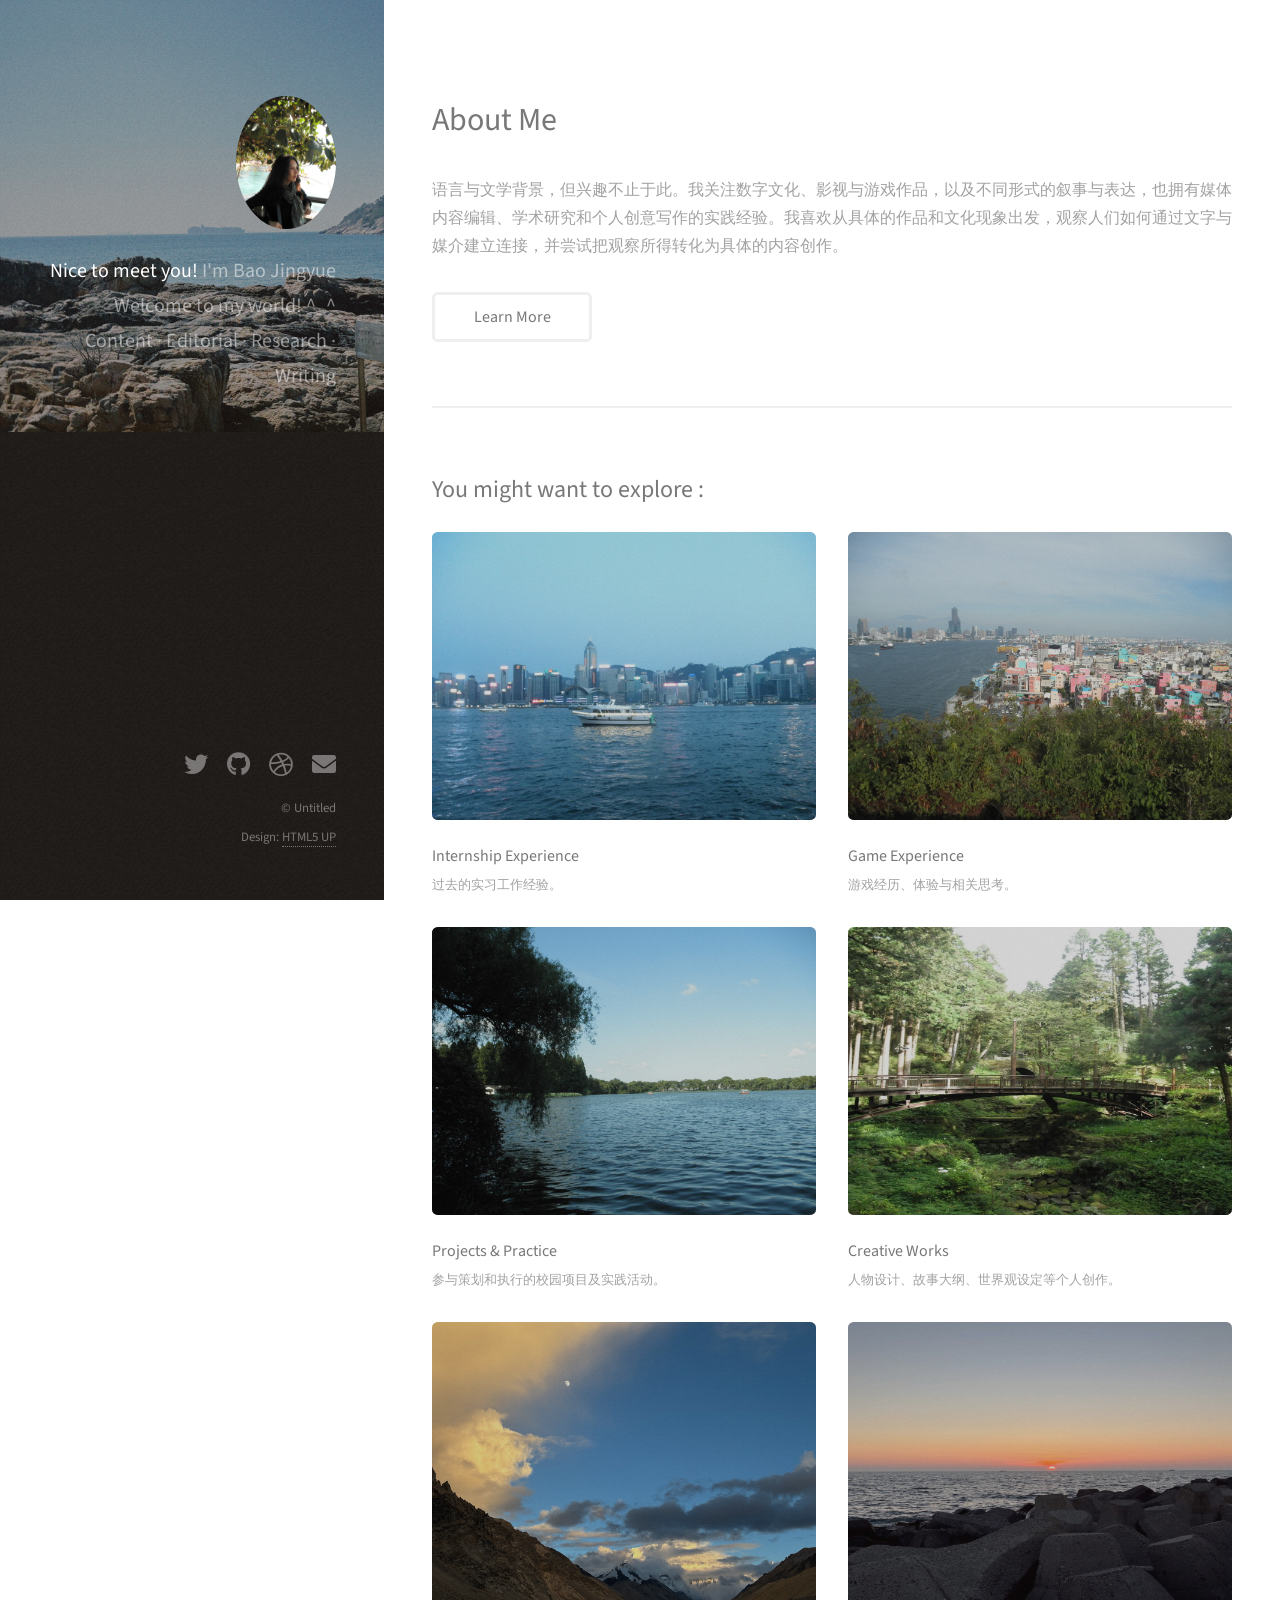
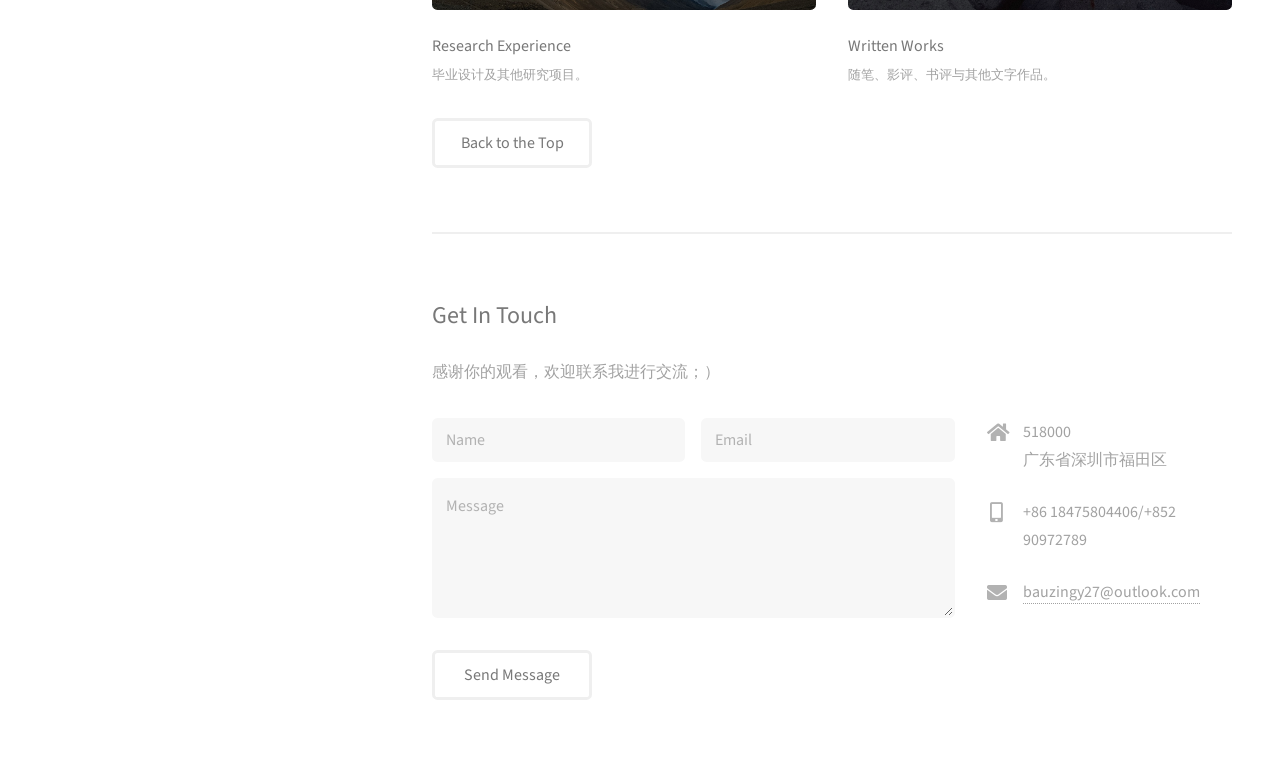
<file: index.html>
<!DOCTYPE HTML>
<!--
	Strata by HTML5 UP
	html5up.net | @ajlkn
	Free for personal and commercial use under the CCA 3.0 license (html5up.net/license)
-->
<html>
	<head>
		<title>Portfolio-Bao Jingyue</title>
		<meta charset="utf-8" />
		<meta name="viewport" content="width=device-width, initial-scale=1, user-scalable=no" />
		<link rel="stylesheet" href="assets/css/main.css" />
	</head>
	<body class="is-preload">

		<!-- Header -->
			<header id="header">
				<div class="inner">
					<a href="#" class="image avatar"><img src="images/bayley.jpg" alt="" /></a>
					<h1><strong>Nice to meet you!</strong>  I'm Bao Jingyue <br />
					Welcome to my world! ^_^ <br />
					Content · Editorial · Research · Writing </h1>
				</div>
			</header>

		<!-- Main -->
			<div id="main">

				<!-- One -->
					<section id="one">
						<header class="major">
							<h2>About Me<br />
							</h2>
						</header>
						<p>语言与文学背景，但兴趣不止于此。我关注数字文化、影视与游戏作品，以及不同形式的叙事与表达，也拥有媒体内容编辑、学术研究和个人创意写作的实践经验。我喜欢从具体的作品和文化现象出发，观察人们如何通过文字与媒介建立连接，并尝试把观察所得转化为具体的内容创作。</p>
						<ul class="actions">
							<li><a href="aboutme.html" class="button">Learn More</a></li>
						</ul>
					</section>

				<!-- Two -->
					<section id="two">
						<h2>You might want to explore : </h2>
						<div class="row">
							<article class="col-6 col-12-xsmall work-item">
								<a href="internship-experience.html" class="image fit thumb"><img src="images/01.jpg" alt="" /></a>
								<h3>Internship Experience</h3>
								<p>过去的实习工作经验。</p>
							</article>
							<article class="col-6 col-12-xsmall work-item">
								<a href="game-experience.html" class="image fit thumb"><img src="images/02.jpg" alt="" /></a>
								<h3>Game Experience</h3>
								<p>游戏经历、体验与相关思考。</p>
							</article>
							<article class="col-6 col-12-xsmall work-item">
								<a href="project and practice.html" class="image fit thumb"><img src="images/03.jpg" alt="" /></a>
								<h3>Projects & Practice</h3>
								<p>参与策划和执行的校园项目及实践活动。</p>
							</article>
							<article class="col-6 col-12-xsmall work-item">
								<a href="images/04.jpg" class="image fit thumb"><img src="images/04.jpg" alt="" /></a>
								<h3>Creative Works</h3>
								<p>人物设计、故事大纲、世界观设定等个人创作。</p>
							</article>
							<article class="col-6 col-12-xsmall work-item">
								<a href="images/05.jpg" class="image fit thumb"><img src="images/05.jpg" alt="" /></a>
								<h3>Research Experience</h3>
								<p>毕业设计及其他研究项目。</p>
							</article>
							<article class="col-6 col-12-xsmall work-item">
								<a href="images/06.jpg" class="image fit thumb"><img src="images/06.jpg" alt="" /></a>
								<h3>Written Works</h3>
								<p>随笔、影评、书评与其他文字作品。</p>
							</article>
						</div>
						<ul class="actions">
							<li><a href="#" class="button">Back to the Top</a></li>
						</ul>
					</section>

				<!-- Three -->
					<section id="three">
						<h2>Get In Touch</h2>
						<p>感谢你的观看，欢迎联系我进行交流；）</p>
						<div class="row">
							<div class="col-8 col-12-small">
								<form method="post" action="#">
									<div class="row gtr-uniform gtr-50">
										<div class="col-6 col-12-xsmall"><input type="text" name="name" id="name" placeholder="Name" /></div>
										<div class="col-6 col-12-xsmall"><input type="email" name="email" id="email" placeholder="Email" /></div>
										<div class="col-12"><textarea name="message" id="message" placeholder="Message" rows="4"></textarea></div>
									</div>
								</form>
								<ul class="actions">
									<li><input type="submit" value="Send Message" /></li>
								</ul>
							</div>
							<div class="col-4 col-12-small">
								<ul class="labeled-icons">
									<li>
										<h3 class="icon solid fa-home"><span class="label">Address</span></h3>
										518000<br />
										广东省深圳市福田区<br />
										
									</li>
									<li>
										<h3 class="icon solid fa-mobile-alt"><span class="label">Phone</span></h3>
										+86 18475804406/+852 90972789
									</li>
									<li>
										<h3 class="icon solid fa-envelope"><span class="label">Email</span></h3>
										<a href="#">bauzingy27@outlook.com</a>
									</li>
								</ul>
							</div>
						</div>
					</section>

				<!-- Four -->
				<!--
					<section id="four">
						<h2>Elements</h2>

						<section>
							<h4>Text</h4>
							<p>This is <b>bold</b> and this is <strong>strong</strong>. This is <i>italic</i> and this is <em>emphasized</em>.
							This is <sup>superscript</sup> text and this is <sub>subscript</sub> text.
							This is <u>underlined</u> and this is code: <code>for (;;) { ... }</code>. Finally, <a href="#">this is a link</a>.</p>
							<hr />
							<header>
								<h4>Heading with a Subtitle</h4>
								<p>Lorem ipsum dolor sit amet nullam id egestas urna aliquam</p>
							</header>
							<p>Nunc lacinia ante nunc ac lobortis. Interdum adipiscing gravida odio porttitor sem non mi integer non faucibus ornare mi ut ante amet placerat aliquet. Volutpat eu sed ante lacinia sapien lorem accumsan varius montes viverra nibh in adipiscing blandit tempus accumsan.</p>
							<header>
								<h5>Heading with a Subtitle</h5>
								<p>Lorem ipsum dolor sit amet nullam id egestas urna aliquam</p>
							</header>
							<p>Nunc lacinia ante nunc ac lobortis. Interdum adipiscing gravida odio porttitor sem non mi integer non faucibus ornare mi ut ante amet placerat aliquet. Volutpat eu sed ante lacinia sapien lorem accumsan varius montes viverra nibh in adipiscing blandit tempus accumsan.</p>
							<hr />
							<h2>Heading Level 2</h2>
							<h3>Heading Level 3</h3>
							<h4>Heading Level 4</h4>
							<h5>Heading Level 5</h5>
							<h6>Heading Level 6</h6>
							<hr />
							<h5>Blockquote</h5>
							<blockquote>Fringilla nisl. Donec accumsan interdum nisi, quis tincidunt felis sagittis eget tempus euismod. Vestibulum ante ipsum primis in faucibus vestibulum. Blandit adipiscing eu felis iaculis volutpat ac adipiscing accumsan faucibus. Vestibulum ante ipsum primis in faucibus lorem ipsum dolor sit amet nullam adipiscing eu felis.</blockquote>
							<h5>Preformatted</h5>
							<pre><code>i = 0;

while (!deck.isInOrder()) {
print 'Iteration ' + i;
deck.shuffle();
i++;
}

print 'It took ' + i + ' iterations to sort the deck.';</code></pre>
						</section>

						<section>
							<h4>Lists</h4>
							<div class="row">
								<div class="col-6 col-12-xsmall">
									<h5>Unordered</h5>
									<ul>
										<li>Dolor pulvinar etiam magna etiam.</li>
										<li>Sagittis adipiscing lorem eleifend.</li>
										<li>Felis enim feugiat dolore viverra.</li>
									</ul>
									<h5>Alternate</h5>
									<ul class="alt">
										<li>Dolor pulvinar etiam magna etiam.</li>
										<li>Sagittis adipiscing lorem eleifend.</li>
										<li>Felis enim feugiat dolore viverra.</li>
									</ul>
								</div>
								<div class="col-6 col-12-xsmall">
									<h5>Ordered</h5>
									<ol>
										<li>Dolor pulvinar etiam magna etiam.</li>
										<li>Etiam vel felis at lorem sed viverra.</li>
										<li>Felis enim feugiat dolore viverra.</li>
										<li>Dolor pulvinar etiam magna etiam.</li>
										<li>Etiam vel felis at lorem sed viverra.</li>
										<li>Felis enim feugiat dolore viverra.</li>
									</ol>
									<h5>Icons</h5>
									<ul class="icons">
										<li><a href="#" class="icon brands fa-twitter"><span class="label">Twitter</span></a></li>
										<li><a href="#" class="icon brands fa-facebook-f"><span class="label">Facebook</span></a></li>
										<li><a href="#" class="icon brands fa-instagram"><span class="label">Instagram</span></a></li>
										<li><a href="#" class="icon brands fa-github"><span class="label">Github</span></a></li>
										<li><a href="#" class="icon brands fa-dribbble"><span class="label">Dribbble</span></a></li>
										<li><a href="#" class="icon brands fa-tumblr"><span class="label">Tumblr</span></a></li>
									</ul>
								</div>
							</div>
							<h5>Actions</h5>
							<ul class="actions">
								<li><a href="#" class="button primary">Default</a></li>
								<li><a href="#" class="button">Default</a></li>
							</ul>
							<ul class="actions small">
								<li><a href="#" class="button primary small">Small</a></li>
								<li><a href="#" class="button small">Small</a></li>
							</ul>
							<div class="row">
								<div class="col-6 col-12-small">
									<ul class="actions stacked">
										<li><a href="#" class="button primary">Default</a></li>
										<li><a href="#" class="button">Default</a></li>
									</ul>
								</div>
								<div class="col-6 col-12-small">
									<ul class="actions stacked">
										<li><a href="#" class="button primary small">Small</a></li>
										<li><a href="#" class="button small">Small</a></li>
									</ul>
								</div>
								<div class="col-6 col-12-small">
									<ul class="actions stacked">
										<li><a href="#" class="button primary fit">Default</a></li>
										<li><a href="#" class="button fit">Default</a></li>
									</ul>
								</div>
								<div class="col-6 col-12-small">
									<ul class="actions stacked">
										<li><a href="#" class="button primary small fit">Small</a></li>
										<li><a href="#" class="button small fit">Small</a></li>
									</ul>
								</div>
							</div>
						</section>

						<section>
							<h4>Table</h4>
							<h5>Default</h5>
							<div class="table-wrapper">
								<table>
									<thead>
										<tr>
											<th>Name</th>
											<th>Description</th>
											<th>Price</th>
										</tr>
									</thead>
									<tbody>
										<tr>
											<td>Item One</td>
											<td>Ante turpis integer aliquet porttitor.</td>
											<td>29.99</td>
										</tr>
										<tr>
											<td>Item Two</td>
											<td>Vis ac commodo adipiscing arcu aliquet.</td>
											<td>19.99</td>
										</tr>
										<tr>
											<td>Item Three</td>
											<td> Morbi faucibus arcu accumsan lorem.</td>
											<td>29.99</td>
										</tr>
										<tr>
											<td>Item Four</td>
											<td>Vitae integer tempus condimentum.</td>
											<td>19.99</td>
										</tr>
										<tr>
											<td>Item Five</td>
											<td>Ante turpis integer aliquet porttitor.</td>
											<td>29.99</td>
										</tr>
									</tbody>
									<tfoot>
										<tr>
											<td colspan="2"></td>
											<td>100.00</td>
										</tr>
									</tfoot>
								</table>
							</div>

							<h5>Alternate</h5>
							<div class="table-wrapper">
								<table class="alt">
									<thead>
										<tr>
											<th>Name</th>
											<th>Description</th>
											<th>Price</th>
										</tr>
									</thead>
									<tbody>
										<tr>
											<td>Item One</td>
											<td>Ante turpis integer aliquet porttitor.</td>
											<td>29.99</td>
										</tr>
										<tr>
											<td>Item Two</td>
											<td>Vis ac commodo adipiscing arcu aliquet.</td>
											<td>19.99</td>
										</tr>
										<tr>
											<td>Item Three</td>
											<td> Morbi faucibus arcu accumsan lorem.</td>
											<td>29.99</td>
										</tr>
										<tr>
											<td>Item Four</td>
											<td>Vitae integer tempus condimentum.</td>
											<td>19.99</td>
										</tr>
										<tr>
											<td>Item Five</td>
											<td>Ante turpis integer aliquet porttitor.</td>
											<td>29.99</td>
										</tr>
									</tbody>
									<tfoot>
										<tr>
											<td colspan="2"></td>
											<td>100.00</td>
										</tr>
									</tfoot>
								</table>
							</div>
						</section>

						<section>
							<h4>Buttons</h4>
							<ul class="actions">
								<li><a href="#" class="button primary">Primary</a></li>
								<li><a href="#" class="button">Default</a></li>
							</ul>
							<ul class="actions">
								<li><a href="#" class="button large">Large</a></li>
								<li><a href="#" class="button">Default</a></li>
								<li><a href="#" class="button small">Small</a></li>
							</ul>
							<ul class="actions fit">
								<li><a href="#" class="button primary fit">Fit</a></li>
								<li><a href="#" class="button fit">Fit</a></li>
							</ul>
							<ul class="actions fit small">
								<li><a href="#" class="button primary fit small">Fit + Small</a></li>
								<li><a href="#" class="button fit small">Fit + Small</a></li>
							</ul>
							<ul class="actions">
								<li><a href="#" class="button primary icon solid fa-download">Icon</a></li>
								<li><a href="#" class="button icon solid fa-download">Icon</a></li>
							</ul>
							<ul class="actions">
								<li><span class="button primary disabled">Primary</span></li>
								<li><span class="button disabled">Default</span></li>
							</ul>
						</section>

						<section>
							<h4>Form</h4>
							<form method="post" action="#">
								<div class="row gtr-uniform gtr-50">
									<div class="col-6 col-12-xsmall">
										<input type="text" name="demo-name" id="demo-name" value="" placeholder="Name" />
									</div>
									<div class="col-6 col-12-xsmall">
										<input type="email" name="demo-email" id="demo-email" value="" placeholder="Email" />
									</div>
									<div class="col-12">
										<select name="demo-category" id="demo-category">
											<option value="">- Category -</option>
											<option value="1">Manufacturing</option>
											<option value="1">Shipping</option>
											<option value="1">Administration</option>
											<option value="1">Human Resources</option>
										</select>
									</div>
									<div class="col-4 col-12-small">
										<input type="radio" id="demo-priority-low" name="demo-priority" checked>
										<label for="demo-priority-low">Low Priority</label>
									</div>
									<div class="col-4 col-12-small">
										<input type="radio" id="demo-priority-normal" name="demo-priority">
										<label for="demo-priority-normal">Normal Priority</label>
									</div>
									<div class="col-4 col-12-small">
										<input type="radio" id="demo-priority-high" name="demo-priority">
										<label for="demo-priority-high">High Priority</label>
									</div>
									<div class="col-6 col-12-small">
										<input type="checkbox" id="demo-copy" name="demo-copy">
										<label for="demo-copy">Email me a copy of this message</label>
									</div>
									<div class="col-6 col-12-small">
										<input type="checkbox" id="demo-human" name="demo-human" checked>
										<label for="demo-human">I am a human and not a robot</label>
									</div>
									<div class="col-12">
										<textarea name="demo-message" id="demo-message" placeholder="Enter your message" rows="6"></textarea>
									</div>
									<div class="col-12">
										<ul class="actions">
											<li><input type="submit" value="Send Message" class="primary" /></li>
											<li><input type="reset" value="Reset" /></li>
										</ul>
									</div>
								</div>
							</form>
						</section>

						<section>
							<h4>Image</h4>
							<h5>Fit</h5>
							<div class="box alt">
								<div class="row gtr-50 gtr-uniform">
									<div class="col-12"><span class="image fit"><img src="images/fulls/05.jpg" alt="" /></span></div>
									<div class="col-4"><span class="image fit"><img src="images/thumbs/01.jpg" alt="" /></span></div>
									<div class="col-4"><span class="image fit"><img src="images/thumbs/02.jpg" alt="" /></span></div>
									<div class="col-4"><span class="image fit"><img src="images/thumbs/03.jpg" alt="" /></span></div>
									<div class="col-4"><span class="image fit"><img src="images/thumbs/04.jpg" alt="" /></span></div>
									<div class="col-4"><span class="image fit"><img src="images/thumbs/05.jpg" alt="" /></span></div>
									<div class="col-4"><span class="image fit"><img src="images/thumbs/06.jpg" alt="" /></span></div>
									<div class="col-4"><span class="image fit"><img src="images/thumbs/03.jpg" alt="" /></span></div>
									<div class="col-4"><span class="image fit"><img src="images/thumbs/02.jpg" alt="" /></span></div>
									<div class="col-4"><span class="image fit"><img src="images/thumbs/01.jpg" alt="" /></span></div>
								</div>
							</div>
							<h5>Left &amp; Right</h5>
							<p><span class="image left"><img src="images/avatar.jpg" alt="" /></span>Fringilla nisl. Donec accumsan interdum nisi, quis tincidunt felis sagittis eget. tempus euismod. Vestibulum ante ipsum primis in faucibus vestibulum. Blandit adipiscing eu felis iaculis volutpat ac adipiscing accumsan eu faucibus. Integer ac pellentesque praesent tincidunt felis sagittis eget. tempus euismod. Vestibulum ante ipsum primis in faucibus vestibulum. Blandit adipiscing eu felis iaculis volutpat ac adipiscing accumsan eu faucibus. Integer ac pellentesque praesent. Donec accumsan interdum nisi, quis tincidunt felis sagittis eget. tempus euismod. Vestibulum ante ipsum primis in faucibus vestibulum. Blandit adipiscing eu felis iaculis volutpat ac adipiscing accumsan eu faucibus. Integer ac pellentesque praesent tincidunt felis sagittis eget. tempus euismod. Vestibulum ante ipsum primis in faucibus vestibulum. Blandit adipiscing eu felis iaculis volutpat ac adipiscing accumsan eu faucibus. Integer ac pellentesque praesent.</p>
							<p><span class="image right"><img src="images/avatar.jpg" alt="" /></span>Fringilla nisl. Donec accumsan interdum nisi, quis tincidunt felis sagittis eget. tempus euismod. Vestibulum ante ipsum primis in faucibus vestibulum. Blandit adipiscing eu felis iaculis volutpat ac adipiscing accumsan eu faucibus. Integer ac pellentesque praesent tincidunt felis sagittis eget. tempus euismod. Vestibulum ante ipsum primis in faucibus vestibulum. Blandit adipiscing eu felis iaculis volutpat ac adipiscing accumsan eu faucibus. Integer ac pellentesque praesent. Donec accumsan interdum nisi, quis tincidunt felis sagittis eget. tempus euismod. Vestibulum ante ipsum primis in faucibus vestibulum. Blandit adipiscing eu felis iaculis volutpat ac adipiscing accumsan eu faucibus. Integer ac pellentesque praesent tincidunt felis sagittis eget. tempus euismod. Vestibulum ante ipsum primis in faucibus vestibulum. Blandit adipiscing eu felis iaculis volutpat ac adipiscing accumsan eu faucibus. Integer ac pellentesque praesent.</p>
						</section>

					</section>
				-->

			</div>

		<!-- Footer -->
			<footer id="footer">
				<div class="inner">
					<ul class="icons">
						<li><a href="#" class="icon brands fa-twitter"><span class="label">Twitter</span></a></li>
						<li><a href="#" class="icon brands fa-github"><span class="label">Github</span></a></li>
						<li><a href="#" class="icon brands fa-dribbble"><span class="label">Dribbble</span></a></li>
						<li><a href="#" class="icon solid fa-envelope"><span class="label">Email</span></a></li>
					</ul>
					<ul class="copyright">
						<li>&copy; Untitled</li><li>Design: <a href="http://html5up.net">HTML5 UP</a></li>
					</ul>
				</div>
			</footer>

		<!-- Scripts -->
			<script src="assets/js/jquery.min.js"></script>
			<script src="assets/js/jquery.poptrox.min.js"></script>
			<script src="assets/js/browser.min.js"></script>
			<script src="assets/js/breakpoints.min.js"></script>
			<script src="assets/js/util.js"></script>
			<script src="assets/js/main.js"></script>

	</body>
</html>
</file>
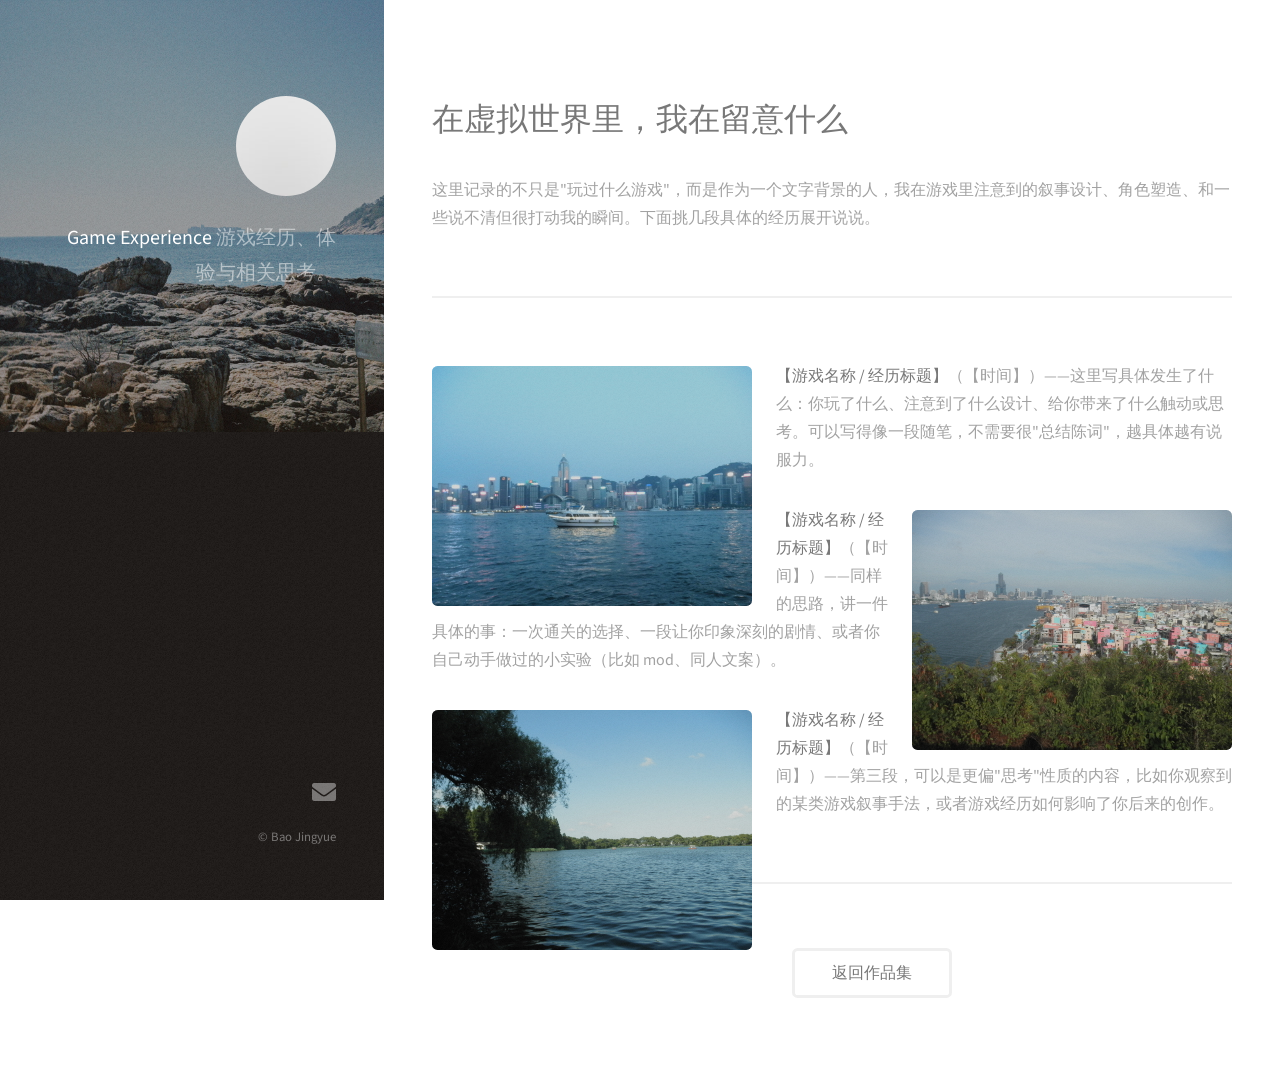
<file: game-experience.html>
<!DOCTYPE HTML>
<html>
<head>
    <title>Game Experience – Bao Jingyue</title>
    <meta charset="utf-8" />
    <meta name="viewport" content="width=device-width, initial-scale=1, user-scalable=no" />
    <link rel="stylesheet" href="assets/css/main.css" />
</head>
<body class="is-preload">

    <!-- 顶部 -->
    <header id="header">
        <div class="inner">
            <a href="index.html" class="image avatar"><img src="images/avatar.jpg" alt="" /></a>
            <h1><strong>Game Experience</strong><br />
            游戏经历、体验与相关思考。</h1>
        </div>
    </header>

    <div id="main">

        <!-- 引言 -->
        <section id="one">
            <header class="major">
                <h2>在虚拟世界里，我在留意什么</h2>
            </header>
            <p>这里记录的不只是"玩过什么游戏"，而是作为一个文字背景的人，我在游戏里注意到的叙事设计、角色塑造、和一些说不清但很打动我的瞬间。下面挑几段具体的经历展开说说。</p>
        </section>

        <!-- 经历一 -->
        <section id="two">
            <p><span class="image left"><img src="images/01.jpg" alt="" /></span>
            <strong>【游戏名称 / 经历标题】</strong>（【时间】）——这里写具体发生了什么：你玩了什么、注意到了什么设计、给你带来了什么触动或思考。可以写得像一段随笔，不需要很"总结陈词"，越具体越有说服力。</p>

            <!-- 经历二 -->
            <p><span class="image right"><img src="images/02.jpg" alt="" /></span>
            <strong>【游戏名称 / 经历标题】</strong>（【时间】）——同样的思路，讲一件具体的事：一次通关的选择、一段让你印象深刻的剧情、或者你自己动手做过的小实验（比如 mod、同人文案）。</p>

            <p><span class="image left"><img src="images/03.jpg" alt="" /></span>
            <strong>【游戏名称 / 经历标题】</strong>（【时间】）——第三段，可以是更偏"思考"性质的内容，比如你观察到的某类游戏叙事手法，或者游戏经历如何影响了你后来的创作。</p>
        </section>

        <!-- 返回按钮 -->
        <section id="three">
            <ul class="actions">
                <li><a href="index.html" class="button">返回作品集</a></li>
            </ul>
        </section>

    </div>

    <!-- 底部 -->
    <footer id="footer">
        <div class="inner">
            <ul class="icons">
                <li><a href="#" class="icon solid fa-envelope"><span class="label">Email</span></a></li>
            </ul>
            <ul class="copyright">
                <li>&copy; Bao Jingyue</li>
            </ul>
        </div>
    </footer>

    <!-- 脚本 -->
    <script src="assets/js/jquery.min.js"></script>
    <script src="assets/js/jquery.poptrox.min.js"></script>
    <script src="assets/js/browser.min.js"></script>
    <script src="assets/js/breakpoints.min.js"></script>
    <script src="assets/js/util.js"></script>
    <script src="assets/js/main.js"></script>

</body>
</html>
</file>
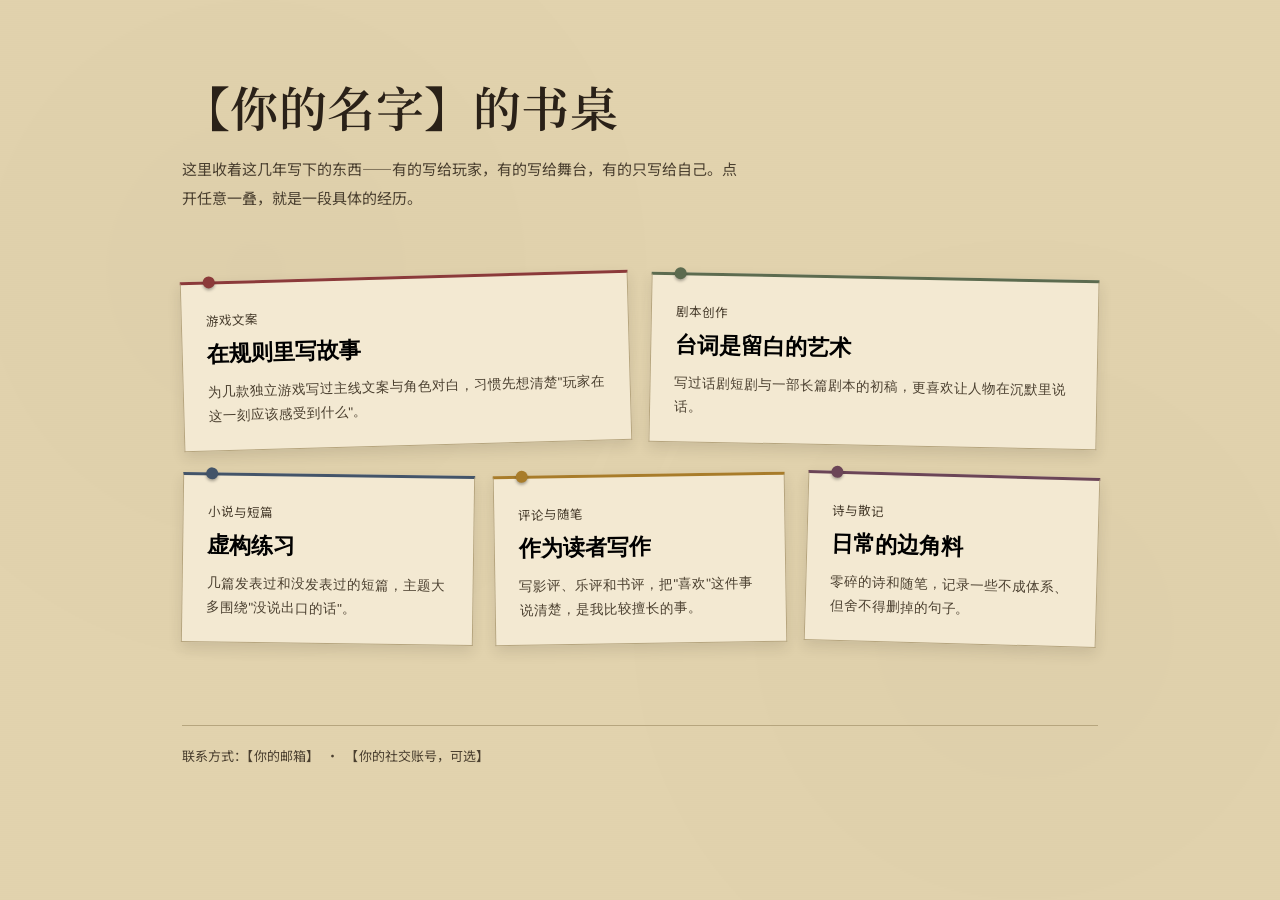
<file: portfolio.html>
<!DOCTYPE html>
<html lang="zh-CN">
<head>
<meta charset="UTF-8">
<meta name="viewport" content="width=device-width, initial-scale=1.0">
<title>【你的名字】的书桌</title>
<link rel="preconnect" href="https://fonts.googleapis.com">
<link rel="preconnect" href="https://fonts.gstatic.com" crossorigin>
<link href="https://fonts.googleapis.com/css2?family=Noto+Serif+SC:wght@400;500;600;700&family=Noto+Sans+SC:wght@400;500&display=swap" rel="stylesheet">
<style>
  :root{
    --paper: #e2d3ae;
    --paper-deep: #d9c69c;
    --card: #f3e9d2;
    --ink: #2a2118;
    --ink-soft: #4a3f2f;
    --line: #b6a57e;
    --red: #8b3a3a;
    --green: #5c6b4f;
    --blue: #435469;
    --mustard: #a87c2a;
    --plum: #6b4557;
  }

  * { box-sizing: border-box; }

  html, body {
    margin: 0;
    padding: 0;
    background: var(--paper);
    color: var(--ink);
    font-family: 'Noto Serif SC', serif;
    overflow-x: hidden;
  }

  /* 纸张纹理 */
  body::before{
    content:"";
    position: fixed;
    inset: 0;
    pointer-events: none;
    z-index: 0;
    opacity: .5;
    background-image:
      radial-gradient(circle at 20% 30%, rgba(0,0,0,.03) 0, transparent 40%),
      radial-gradient(circle at 80% 70%, rgba(0,0,0,.03) 0, transparent 40%),
      repeating-linear-gradient(0deg, rgba(0,0,0,.015) 0px, transparent 1px, transparent 2px);
  }

  .stage {
    position: relative;
    min-height: 100vh;
    z-index: 1;
  }

  /* ---------- 首页：书桌 ---------- */
  #desk {
    max-width: 980px;
    margin: 0 auto;
    padding: 72px 32px 100px;
  }

  .masthead {
    margin-bottom: 64px;
  }

  .masthead h1 {
    font-size: clamp(32px, 5vw, 48px);
    font-weight: 600;
    margin: 0 0 14px;
    letter-spacing: .01em;
  }

  .masthead p {
    font-family: 'Noto Sans SC', sans-serif;
    font-size: 15px;
    line-height: 1.9;
    color: var(--ink-soft);
    max-width: 560px;
    margin: 0;
  }

  .drawer {
    position: relative;
    display: grid;
    grid-template-columns: repeat(6, 1fr);
    gap: 28px 20px;
  }

  .card {
    grid-column: span 3;
    background: var(--card);
    border: 1px solid var(--line);
    padding: 26px 24px 22px;
    cursor: pointer;
    text-align: left;
    box-shadow: 0 6px 14px rgba(42,33,24,.12);
    transition: transform .35s ease, box-shadow .35s ease;
    position: relative;
  }

  .card:nth-child(1){ transform: rotate(-1.6deg); }
  .card:nth-child(2){ transform: rotate(1.1deg); }
  .card:nth-child(3){ transform: rotate(0.8deg); grid-column: span 2; }
  .card:nth-child(4){ transform: rotate(-0.9deg); grid-column: span 2; }
  .card:nth-child(5){ transform: rotate(1.6deg); grid-column: span 2; }

  .card:hover, .card:focus-visible {
    transform: rotate(0deg) translateY(-4px);
    box-shadow: 0 14px 26px rgba(42,33,24,.18);
    outline: none;
  }

  .pin {
    position: absolute;
    top: -8px;
    left: 22px;
    width: 12px;
    height: 12px;
    border-radius: 50%;
    box-shadow: 0 2px 3px rgba(0,0,0,.3);
  }

  .card .cat-label {
    font-family: 'Noto Sans SC', sans-serif;
    font-size: 12.5px;
    color: var(--ink-soft);
    margin-bottom: 10px;
    display: block;
  }

  .card h2 {
    font-size: 22px;
    font-weight: 600;
    margin: 0 0 10px;
    line-height: 1.4;
  }

  .card p {
    font-size: 13.5px;
    line-height: 1.8;
    color: var(--ink-soft);
    margin: 0;
  }

  .desk-footer {
    margin-top: 80px;
    font-family: 'Noto Sans SC', sans-serif;
    font-size: 13px;
    color: var(--ink-soft);
    border-top: 1px solid var(--line);
    padding-top: 20px;
  }

  /* ---------- 详情页 ---------- */
  #detail {
    display: none;
    max-width: 720px;
    margin: 0 auto;
    padding: 56px 32px 120px;
  }

  #detail.active { display: block; }
  #desk.hidden { display: none; }

  .back-link {
    font-family: 'Noto Sans SC', sans-serif;
    font-size: 13.5px;
    background: none;
    border: none;
    color: var(--ink-soft);
    cursor: pointer;
    padding: 0;
    margin-bottom: 48px;
    border-bottom: 1px solid var(--line);
    padding-bottom: 2px;
  }

  .back-link:hover { color: var(--ink); border-color: var(--ink-soft); }

  .detail-label {
    font-family: 'Noto Sans SC', sans-serif;
    font-size: 13px;
    margin-bottom: 12px;
  }

  #detail h1 {
    font-size: clamp(28px, 4vw, 38px);
    font-weight: 600;
    margin: 0 0 22px;
  }

  .detail-intro {
    font-size: 16px;
    line-height: 2;
    color: var(--ink-soft);
    margin-bottom: 48px;
    max-width: 58ch;
  }

  .rule {
    border: none;
    border-top: 1px solid var(--line);
    margin: 0 0 40px;
  }

  .work {
    padding: 22px 0;
    border-bottom: 1px solid var(--line);
    display: flex;
    justify-content: space-between;
    gap: 24px;
  }

  .work:last-child { border-bottom: none; }

  .work-main h3 {
    font-size: 18px;
    font-weight: 500;
    margin: 0 0 8px;
  }

  .work-main p {
    font-family: 'Noto Sans SC', sans-serif;
    font-size: 13.5px;
    line-height: 1.8;
    color: var(--ink-soft);
    margin: 0;
    max-width: 46ch;
  }

  .work-meta {
    font-family: 'Noto Sans SC', sans-serif;
    font-size: 12.5px;
    color: var(--ink-soft);
    white-space: nowrap;
    padding-top: 3px;
  }

  @media (max-width: 640px) {
    .drawer { grid-template-columns: 1fr; }
    .card, .card:nth-child(3), .card:nth-child(4), .card:nth-child(5) { grid-column: span 1; transform: rotate(0deg) !important; }
    .work { flex-direction: column; gap: 6px; }
  }
</style>
</head>
<body>

<div class="stage">

  <section id="desk">
    <div class="masthead">
      <h1>【你的名字】的书桌</h1>
      <p>这里收着这几年写下的东西——有的写给玩家，有的写给舞台，有的只写给自己。点开任意一叠，就是一段具体的经历。</p>
    </div>

    <div class="drawer">
      <!-- 卡片内容均为占位，替换成你自己的分类和简介 -->
      <button class="card" data-target="game" style="border-top: 3px solid var(--red);">
        <span class="pin" style="background:var(--red);"></span>
        <span class="cat-label">游戏文案</span>
        <h2>在规则里写故事</h2>
        <p>为几款独立游戏写过主线文案与角色对白，习惯先想清楚"玩家在这一刻应该感受到什么"。</p>
      </button>

      <button class="card" data-target="script" style="border-top: 3px solid var(--green);">
        <span class="pin" style="background:var(--green);"></span>
        <span class="cat-label">剧本创作</span>
        <h2>台词是留白的艺术</h2>
        <p>写过话剧短剧与一部长篇剧本的初稿，更喜欢让人物在沉默里说话。</p>
      </button>

      <button class="card" data-target="fiction" style="border-top: 3px solid var(--blue);">
        <span class="pin" style="background:var(--blue);"></span>
        <span class="cat-label">小说与短篇</span>
        <h2>虚构练习</h2>
        <p>几篇发表过和没发表过的短篇，主题大多围绕"没说出口的话"。</p>
      </button>

      <button class="card" data-target="review" style="border-top: 3px solid var(--mustard);">
        <span class="pin" style="background:var(--mustard);"></span>
        <span class="cat-label">评论与随笔</span>
        <h2>作为读者写作</h2>
        <p>写影评、乐评和书评，把"喜欢"这件事说清楚，是我比较擅长的事。</p>
      </button>

      <button class="card" data-target="poetry" style="border-top: 3px solid var(--plum);">
        <span class="pin" style="background:var(--plum);"></span>
        <span class="cat-label">诗与散记</span>
        <h2>日常的边角料</h2>
        <p>零碎的诗和随笔，记录一些不成体系、但舍不得删掉的句子。</p>
      </button>
    </div>

    <div class="desk-footer">
      联系方式：【你的邮箱】　·　【你的社交账号，可选】
    </div>
  </section>

  <section id="detail">
    <button class="back-link" onclick="goHome()">回到书桌</button>
    <div class="detail-label" id="detail-label"></div>
    <h1 id="detail-title"></h1>
    <p class="detail-intro" id="detail-intro"></p>
    <hr class="rule">
    <div id="detail-works"></div>
  </section>

</div>

<script>
  const data = {
    game: {
      label: "游戏文案",
      color: "var(--red)",
      title: "在规则里写故事",
      intro: "游戏文案的难点从来不是文字本身，而是文字要为系统让路——怎么在有限的字数、固定的交互节点里，还能让人物立住。这几年主要做角色对白、支线剧情和世界观文档。",
      works: [
        { title: "【项目名称】主线剧情", meta: "2024 · 独立游戏", desc: "负责三章主线的对白与分支剧情设计，处理了一条多结局的支线。" },
        { title: "【项目名称】角色设定集", meta: "2023 · 世界观文档", desc: "为五个主要角色撰写背景故事与语言风格指南，供团队统一使用。" },
        { title: "【项目名称】新手引导文案", meta: "2023 · UI 文案", desc: "重写了原本生硬的教程文本，用角色口吻替代系统提示。" }
      ]
    },
    script: {
      label: "剧本创作",
      color: "var(--green)",
      title: "台词是留白的艺术",
      intro: "写剧本让我重新理解了"少即是多"——舞台上，没说出口的话往往比台词本身更重要。目前完成过几部短剧和一部长篇剧本的初稿。",
      works: [
        { title: "【剧本名称】", meta: "2024 · 独幕话剧", desc: "在【剧场/比赛名称】完成过一次读剧，探讨两代人之间的沉默。" },
        { title: "【剧本名称】", meta: "2023 · 长篇剧本（初稿）", desc: "三幕结构，围绕一场没有发生的告别展开。" }
      ]
    },
    fiction: {
      label: "小说与短篇",
      color: "var(--blue)",
      title: "虚构练习",
      intro: "短篇小说是我最早开始写、也最舍不得放下的形式。大多数故事都在处理同一个问题：一句话没说出口，后来发生了什么。",
      works: [
        { title: "【短篇标题】", meta: "2024 · 发表于【刊物/平台】", desc: "一句话简介，讲清楚故事的核心处境即可，不用剧透结局。" },
        { title: "【短篇标题】", meta: "2023 · 未发表", desc: "同上。" }
      ]
    },
    review: {
      label: "评论与随笔",
      color: "var(--mustard)",
      title: "作为读者写作",
      intro: "写评论是我练习"讲清楚一个判断"的方式——不只是说喜欢或不喜欢，而是说清楚为什么。",
      works: [
        { title: "【文章标题】", meta: "2024 · 影评", desc: "一句话说明这篇文章的核心观点。" },
        { title: "【文章标题】", meta: "2023 · 乐评", desc: "同上。" }
      ]
    },
    poetry: {
      label: "诗与散记",
      color: "var(--plum)",
      title: "日常的边角料",
      intro: "这部分更私人一些，是一些不成体系、但舍不得删掉的句子和片段。",
      works: [
        { title: "【作品标题】", meta: "2024", desc: "简短说明或直接留空，让文字自己说话。" }
      ]
    }
  };

  const desk = document.getElementById('desk');
  const detail = document.getElementById('detail');

  function renderDetail(key){
    const d = data[key];
    if(!d) return;
    document.getElementById('detail-label').textContent = d.label;
    document.getElementById('detail-label').style.color = d.color;
    document.getElementById('detail-title').textContent = d.title;
    document.getElementById('detail-intro').textContent = d.intro;

    const worksEl = document.getElementById('detail-works');
    worksEl.innerHTML = '';
    d.works.forEach(w => {
      const row = document.createElement('div');
      row.className = 'work';
      row.innerHTML = `
        <div class="work-main">
          <h3>${w.title}</h3>
          <p>${w.desc}</p>
        </div>
        <div class="work-meta">${w.meta}</div>
      `;
      worksEl.appendChild(row);
    });

    desk.classList.add('hidden');
    detail.classList.add('active');
    window.scrollTo(0,0);
    history.pushState({view: key}, '', '#' + key);
  }

  function goHome(){
    desk.classList.remove('hidden');
    detail.classList.remove('active');
    window.scrollTo(0,0);
    history.pushState({view: 'home'}, '', '#');
  }

  document.querySelectorAll('.card').forEach(card => {
    card.addEventListener('click', () => renderDetail(card.dataset.target));
  });

  window.addEventListener('popstate', (e) => {
    const view = e.state ? e.state.view : 'home';
    if(view === 'home') { goHome(); }
    else { renderDetail(view); }
  });

  // 支持直接用链接打开某个板块，例如 portfolio.html#game
  window.addEventListener('DOMContentLoaded', () => {
    const hash = location.hash.replace('#','');
    if(hash && data[hash]) renderDetail(hash);
  });
</script>

</body>
</html>
</file>
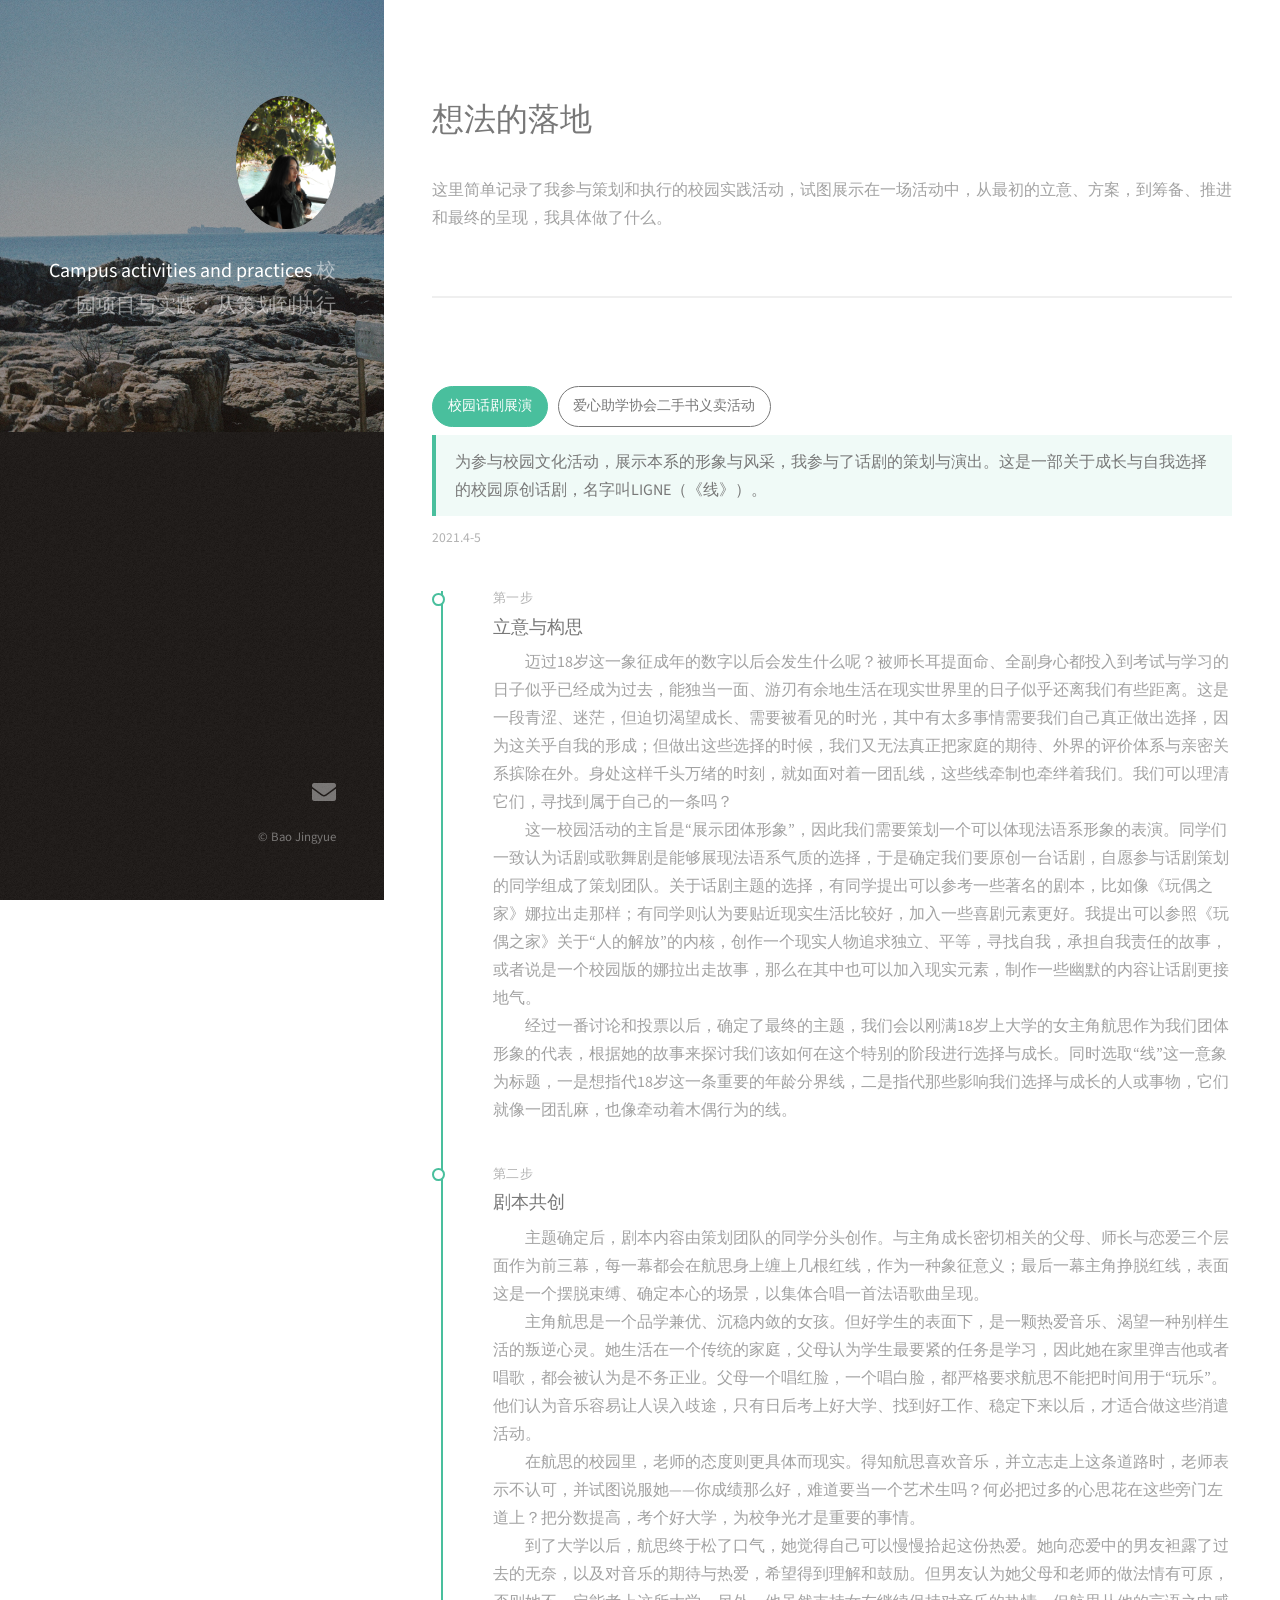
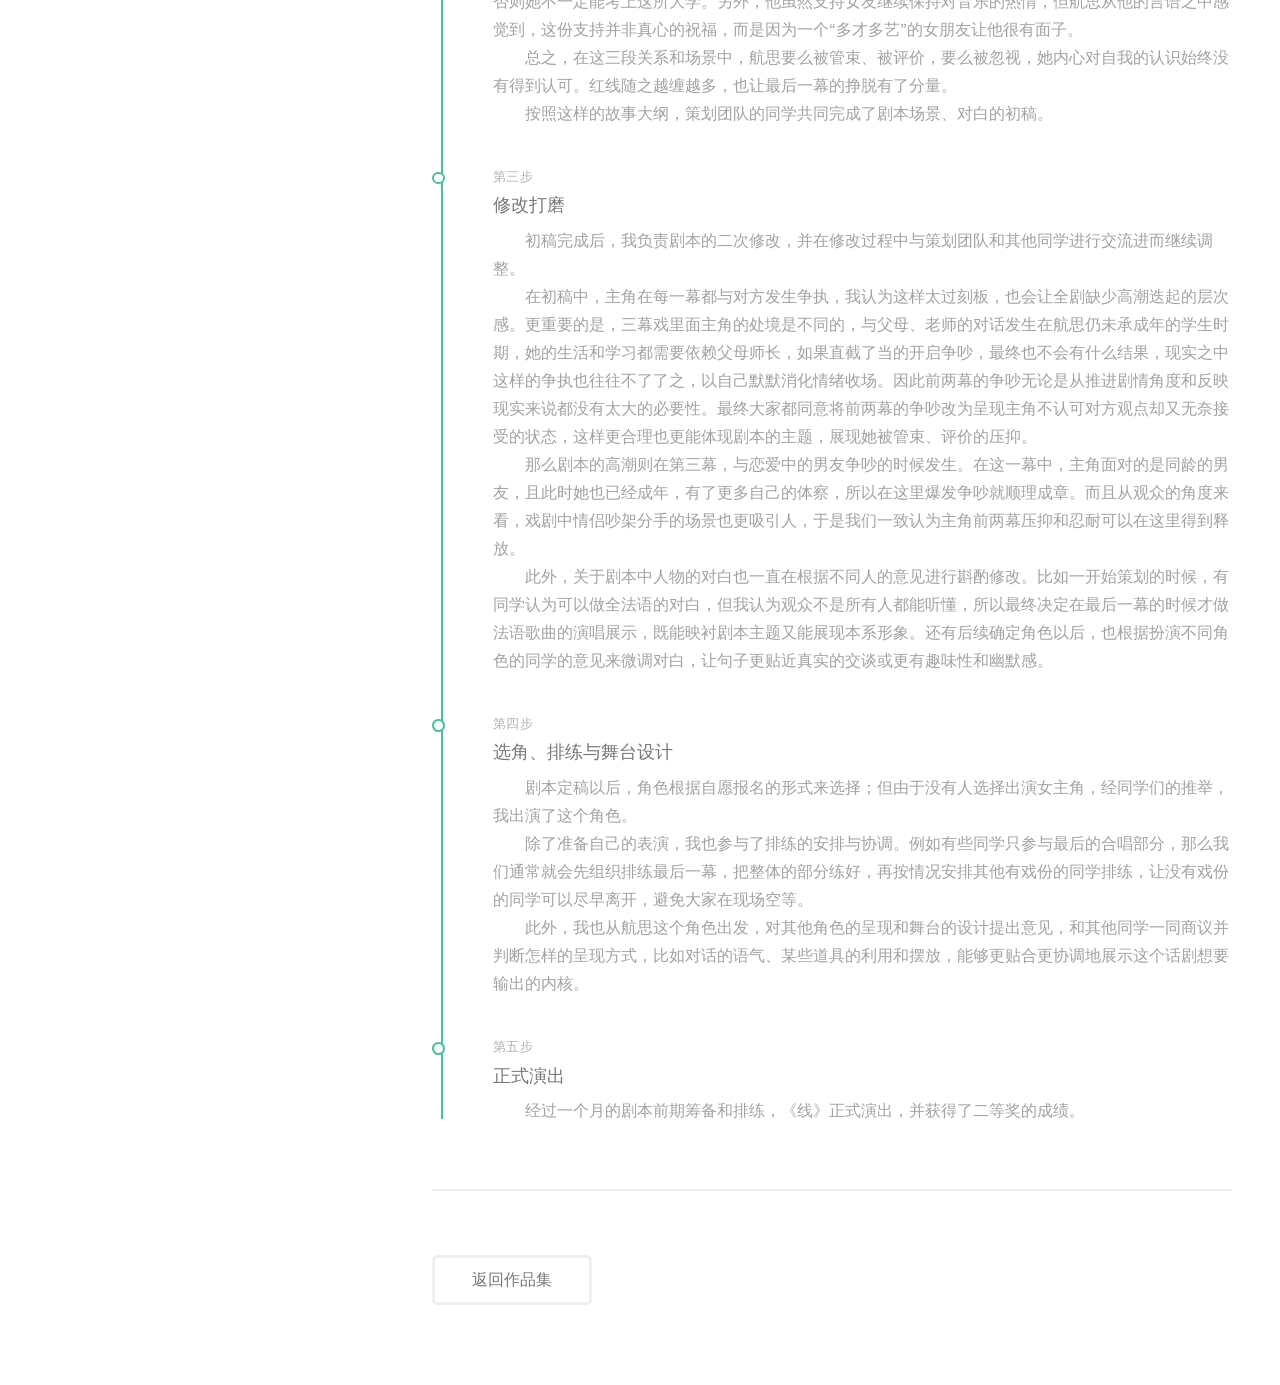
<file: project and practice.html>
<!DOCTYPE HTML>
<html>
<head>
    <title>校园项目与实践 – Bao Jingyue</title>
    <meta charset="utf-8" />
    <meta name="viewport" content="width=device-width, initial-scale=1, user-scalable=no" />
    <link rel="stylesheet" href="assets/css/main.css" />
    <style>
        /* 时间轴样式 —— 沿用原网站的配色和字体 */
        .timeline {
            list-style: none;
            margin: 2em 0 0 0;
            padding: 0 0 0 2.2em;
            position: relative;
        }
        .timeline::before {
            content: "";
            position: absolute;
            left: 0.55em;
            top: 0.4em;
            bottom: 0.4em;
            border-left: 2px solid #49bf9d; /* 原网站的绿色 */
        }
        .timeline li {
            position: relative;
            margin-bottom: 2.2em;
            padding-left: 1.6em;
        }
        .timeline li::before {
            content: "";
            position: absolute;
            left: -2.2em;
            top: 0.55em;
            width: 0.8em;
            height: 0.8em;
            border-radius: 50%;
            background: #fff;
            border: 2px solid #49bf9d;
        }
        .timeline li.key::before {
            background: #49bf9d;
            box-shadow: 0 0 0 4px rgba(73, 191, 157, 0.15);
        }
        .timeline .stage {
            font-size: 0.8em;
            color: #b2b2b2;
            margin: 0 0 0.2em 0;
            letter-spacing: 0.05em;
        }
        .timeline h3 {
            font-size: 1.1em;
            margin: 0 0 0.4em 0;
            color: #787878;
        }
        .timeline .badge {
            display: inline-block;
            font-size: 0.7em;
            background: #49bf9d;
            color: #fff;
            padding: 0.1em 0.7em;
            border-radius: 999px;
            margin-left: 0.6em;
            vertical-align: 0.15em;
            font-weight: 400;
        }
        .timeline .todo {
            border: 1.5px dashed #d9cfba;
            color: #b2b2b2;
            padding: 0.5em 0.9em;
            font-size: 0.85em;
            margin: 0.6em 0;
        }
        .timeline .photo {
            margin-top: 0.6em;
            border: 1.5px dashed #49bf9d;
            background: rgba(73, 191, 157, 0.06);
            color: #b2b2b2;
            min-height: 110px;
            display: flex;
            align-items: center;
            justify-content: center;
            text-align: center;
            padding: 1em;
            font-size: 0.85em;
            border-radius: 0.35em;
        }
        .timeline .photo img {
            max-width: 100%;
            display: block;
            border-radius: 0.35em;
        }
        .project-tabs {
            display: flex;
            gap: 0.6em;
            flex-wrap: wrap;
            margin: 1.5em 0 0.5em 0;
        }
        .project-tabs button {
            font: inherit;
            font-size: 0.85em;
            padding: 0.4em 1.1em;
            border: 1.5px solid #787878;
            background: transparent;
            color: #787878;
            cursor: pointer;
            border-radius: 999px;
            transition: all 0.2s;
        }
        .project-tabs button[aria-selected="true"] {
            background: #49bf9d;
            border-color: #49bf9d;
            color: #fff;
        }
        .project-tabs button:hover {
            border-color: #49bf9d;
            color: #49bf9d;
        }
        .project-tabs button[aria-selected="true"]:hover {
            color: #fff;
        }
        .hook {
            border-left: 4px solid #49bf9d;
            background: rgba(73, 191, 157, 0.08);
            padding: 0.8em 1.2em;
            margin: 0 0 0.5em 0;
            color: #787878;
        }
        .project-meta {
            color: #b2b2b2;
            font-size: 0.85em;
            margin: 0 0 1.5em 0;
        }
    </style>
</head>
<body class="is-preload">

    <!-- 顶部：和首页保持一致 -->
    <header id="header">
        <div class="inner">
            <a href="index.html" class="image avatar"><img src="images/bayley.jpg" alt="" /></a>
            <h1><strong>Campus activities and practices</strong><br />
            校园项目与实践：从策划到执行</h1>
        </div>
    </header>

    <div id="main">

        <!-- 引言 -->
        <section id="one">
            <header class="major">
                <h2>想法的落地</h2>
            </header>
            <p>这里简单记录了我参与策划和执行的校园实践活动，试图展示在一场活动中，从最初的立意、方案，到筹备、推进和最终的呈现，我具体做了什么。</p>
        </section>

        <!-- 时间轴 -->
        <section id="two">
            <div class="project-tabs" role="tablist" id="tabs"></div>
            <div id="view"></div>
        </section>

        <!-- 返回按钮 -->
        <section id="three">
            <ul class="actions">
                <li><a href="index.html" class="button">返回作品集</a></li>
            </ul>
        </section>

    </div>

    <!-- 底部 -->
    <footer id="footer">
        <div class="inner">
            <ul class="icons">
                <li><a href="#" class="icon solid fa-envelope"><span class="label">Email</span></a></li>
            </ul>
            <ul class="copyright">
                <li>&copy; Bao Jingyue</li>
            </ul>
        </div>
    </footer>

    <!-- 脚本 -->
    <script src="assets/js/jquery.min.js"></script>
    <script src="assets/js/jquery.poptrox.min.js"></script>
    <script src="assets/js/browser.min.js"></script>
    <script src="assets/js/breakpoints.min.js"></script>
    <script src="assets/js/util.js"></script>
    <script src="assets/js/main.js"></script>

    <!-- 时间轴数据与渲染逻辑 -->
    <script>
    /* ===== 在这里改内容 =====
       key:true  → 标为“我的决策点”（实心节点 + 徽章）
       todo      → 待回忆的提示，写完后删掉这一行
       photo     → 配图说明，有真实图片时换成 <img src="...">  */
    var PROJECTS = [
  {
    id: "xian",
    tab: "校园话剧展演",
    title: "校园话剧展演",
    hook: "为参与校园文化活动，展示本系的形象与风采，我参与了话剧的策划与演出。这是一部关于成长与自我选择的校园原创话剧，名字叫LIGNE（《线》）。",
    meta: "2021.4-5",
    steps: [
      {
        stage: "第一步",
        name: "立意与构思",
        text:"&emsp;&emsp;迈过18岁这一象征成年的数字以后会发生什么呢？被师长耳提面命、全副身心都投入到考试与学习的日子似乎已经成为过去，能独当一面、游刃有余地生活在现实世界里的日子似乎还离我们有些距离。这是一段青涩、迷茫，但迫切渴望成长、需要被看见的时光，其中有太多事情需要我们自己真正做出选择，因为这关乎自我的形成；但做出这些选择的时候，我们又无法真正把家庭的期待、外界的评价体系与亲密关系摈除在外。身处这样千头万绪的时刻，就如面对着一团乱线，这些线牵制也牵绊着我们。我们可以理清它们，寻找到属于自己的一条吗？<br />&emsp;&emsp;这一校园活动的主旨是“展示团体形象”，因此我们需要策划一个可以体现法语系形象的表演。同学们一致认为话剧或歌舞剧是能够展现法语系气质的选择，于是确定我们要原创一台话剧，自愿参与话剧策划的同学组成了策划团队。关于话剧主题的选择，有同学提出可以参考一些著名的剧本，比如像《玩偶之家》娜拉出走那样；有同学则认为要贴近现实生活比较好，加入一些喜剧元素更好。我提出可以参照《玩偶之家》关于“人的解放”的内核，创作一个现实人物追求独立、平等，寻找自我，承担自我责任的故事，或者说是一个校园版的娜拉出走故事，那么在其中也可以加入现实元素，制作一些幽默的内容让话剧更接地气。<br />&emsp;&emsp;经过一番讨论和投票以后，确定了最终的主题，我们会以刚满18岁上大学的女主角航思作为我们团体形象的代表，根据她的故事来探讨我们该如何在这个特别的阶段进行选择与成长。同时选取“线”这一意象为标题，一是想指代18岁这一条重要的年龄分界线，二是指代那些影响我们选择与成长的人或事物，它们就像一团乱麻，也像牵动着木偶行为的线。"
      },
      {
        stage: "第二步",
        name: "剧本共创",
        text:"&emsp;&emsp;主题确定后，剧本内容由策划团队的同学分头创作。与主角成长密切相关的父母、师长与恋爱三个层面作为前三幕，每一幕都会在航思身上缠上几根红线，作为一种象征意义；最后一幕主角挣脱红线，表面这是一个摆脱束缚、确定本心的场景，以集体合唱一首法语歌曲呈现。<br />&emsp;&emsp;主角航思是一个品学兼优、沉稳内敛的女孩。但好学生的表面下，是一颗热爱音乐、渴望一种别样生活的叛逆心灵。她生活在一个传统的家庭，父母认为学生最要紧的任务是学习，因此她在家里弹吉他或者唱歌，都会被认为是不务正业。父母一个唱红脸，一个唱白脸，都严格要求航思不能把时间用于“玩乐”。他们认为音乐容易让人误入歧途，只有日后考上好大学、找到好工作、稳定下来以后，才适合做这些消遣活动。<br />&emsp;&emsp;在航思的校园里，老师的态度则更具体而现实。得知航思喜欢音乐，并立志走上这条道路时，老师表示不认可，并试图说服她——你成绩那么好，难道要当一个艺术生吗？何必把过多的心思花在这些旁门左道上？把分数提高，考个好大学，为校争光才是重要的事情。<br />&emsp;&emsp;到了大学以后，航思终于松了口气，她觉得自己可以慢慢拾起这份热爱。她向恋爱中的男友袒露了过去的无奈，以及对音乐的期待与热爱，希望得到理解和鼓励。但男友认为她父母和老师的做法情有可原，否则她不一定能考上这所大学。另外，他虽然支持女友继续保持对音乐的热情，但航思从他的言语之中感觉到，这份支持并非真心的祝福，而是因为一个“多才多艺”的女朋友让他很有面子。<br />&emsp;&emsp;总之，在这三段关系和场景中，航思要么被管束、被评价，要么被忽视，她内心对自我的认识始终没有得到认可。红线随之越缠越多，也让最后一幕的挣脱有了分量。<br />&emsp;&emsp;按照这样的故事大纲，策划团队的同学共同完成了剧本场景、对白的初稿。"
      },
      {
        stage: "第三步",
        name: "修改打磨",
        text:"&emsp;&emsp;初稿完成后，我负责剧本的二次修改，并在修改过程中与策划团队和其他同学进行交流进而继续调整。<br />&emsp;&emsp;在初稿中，主角在每一幕都与对方发生争执，我认为这样太过刻板，也会让全剧缺少高潮迭起的层次感。更重要的是，三幕戏里面主角的处境是不同的，与父母、老师的对话发生在航思仍未承成年的学生时期，她的生活和学习都需要依赖父母师长，如果直截了当的开启争吵，最终也不会有什么结果，现实之中这样的争执也往往不了了之，以自己默默消化情绪收场。因此前两幕的争吵无论是从推进剧情角度和反映现实来说都没有太大的必要性。最终大家都同意将前两幕的争吵改为呈现主角不认可对方观点却又无奈接受的状态，这样更合理也更能体现剧本的主题，展现她被管束、评价的压抑。<br />&emsp;&emsp;那么剧本的高潮则在第三幕，与恋爱中的男友争吵的时候发生。在这一幕中，主角面对的是同龄的男友，且此时她也已经成年，有了更多自己的体察，所以在这里爆发争吵就顺理成章。而且从观众的角度来看，戏剧中情侣吵架分手的场景也更吸引人，于是我们一致认为主角前两幕压抑和忍耐可以在这里得到释放。<br />&emsp;&emsp;此外，关于剧本中人物的对白也一直在根据不同人的意见进行斟酌修改。比如一开始策划的时候，有同学认为可以做全法语的对白，但我认为观众不是所有人都能听懂，所以最终决定在最后一幕的时候才做法语歌曲的演唱展示，既能映衬剧本主题又能展现本系形象。还有后续确定角色以后，也根据扮演不同角色的同学的意见来微调对白，让句子更贴近真实的交谈或更有趣味性和幽默感。"
       
      },
      { stage: "第四步", name: "选角、排练与舞台设计", text:"&emsp;&emsp;剧本定稿以后，角色根据自愿报名的形式来选择；但由于没有人选择出演女主角，经同学们的推举，我出演了这个角色。<br />&emsp;&emsp;除了准备自己的表演，我也参与了排练的安排与协调。例如有些同学只参与最后的合唱部分，那么我们通常就会先组织排练最后一幕，把整体的部分练好，再按情况安排其他有戏份的同学排练，让没有戏份的同学可以尽早离开，避免大家在现场空等。<br />&emsp;&emsp;此外，我也从航思这个角色出发，对其他角色的呈现和舞台的设计提出意见，和其他同学一同商议并判断怎样的呈现方式，比如对话的语气、某些道具的利用和摆放，能够更贴合更协调地展示这个话剧想要输出的内核。" },
      { stage: "第五步", name: "正式演出", text:"&emsp;&emsp;经过一个月的剧本前期筹备和排练，《线》正式演出，并获得了二等奖的成绩。" }
      
    ]
  },
  {
    id: "er",
    tab: "爱心助学协会二手书义卖活动",
    title: "爱心助学协会二手书义卖活动",
    hook: "该项目是爱心助学协会发起的校园公益活动。号召同学们把闲置的旧书捐出，协会统一整理后低价义卖，所得款项全部用于为对接的贫困地区儿童购买文具、书包、课外读物和生活用品。一本对我们来说可能无用的旧书，可以变成孩子手中的一支笔或一件冬衣。我们希望让每位同学都能用最低的门槛参与公益，无论多少都是一份心意。",
    meta: "",
    steps: [
      { stage: "第一步", name: "立项与策划", text: "&emsp;&emsp;义卖活动是爱心助学协会历年都会举行的活动，每年的具体活动方案则由策划部门提出，并向协会各部门征求意见和建议。" },
      { stage: "第二步", name: "活动设计", text: "&emsp;&emsp;在征求意见的过程中，我提出了捐赠回馈和互动游戏的想法，经团队讨论后被采纳，并由我参与完善。<br />&emsp;&emsp;为激励和回馈捐赠书籍的同学，我们会发放学校周边明信片和特色书签；另外，捐书或直接捐款达到一定数目的同学，可以参与问答或者转盘小游戏获得奖励，比如可以去摊位上挑选若干本书，或者自选明信片、文具等小礼品。<br />&emsp;&emsp;这样的设计主要出于两方面的考虑，一是担心活动宣传力度和吸引力不足，希望这样可以激励同学们参与捐书活动；二是希望义卖活动举行的时候可以聚集多一些同学，让大家可以在现场了解协会举办活动的目的和意义，进而关注爱心助学的相关事宜。" },
      { stage: "第三步", name: "书目整理与人手安排", text: "&emsp;&emsp;活动收集到的旧书数量可观，需要分门别类整理、登记。与此同时，部门成员在义卖期间不一定都有空，人手成了问题。经过商讨，我们决定开放自愿报名：协会成员（包括此前没有怎么参与活动的），以及协会以外的同学，都可以参加书籍整理与摆摊，并记志愿时长。我参与了大部分的清点整理和人手安排，带领并引导不熟悉流程的同学有序高效地进行工作。" },
      { stage: "第四步", name: "现场摆摊", text: "&emsp;&emsp;义卖活动持续了三天，每天都分成几个具体的时间段。三天内我参与了多个时间段的摊位组织和现场售卖，和协会成员与志愿者同学一同维护摊位秩序，号召经过的同学参与活动和游戏，并负责在活动收摊的时候整理物料、存放道具。" },
      { stage: "第五步", name: "数据清算", text: "&emsp;&emsp;义卖结束后，作为秘书部成员，我参与了数据的清算，并与负责对接贫困地区学生的助学部协作。我们把清点好的活动数据和资金交给助学部，助学部在后续将义卖所得资金的具体用途，比如购买了哪些文具，反馈给我们，由我们登记在册。" }
    ]
  }
];
    /* ===== 以下无需修改 ===== */
    var tabs = document.getElementById("tabs"), view = document.getElementById("view");

    function el(t, c, x) {
      var e = document.createElement(t);
      if (c) e.className = c;
      if (x) e.textContent = x;
      return e;
    }

    function render(id) {
      var p = PROJECTS.filter(function (q) { return q.id === id; })[0] || PROJECTS[0];
      Array.prototype.forEach.call(tabs.children, function (b) {
        b.setAttribute("aria-selected", b.dataset.id === p.id);
      });
      view.textContent = "";
      view.appendChild(el("p", "hook", p.hook));
      view.appendChild(el("p", "project-meta", p.meta));
      var ol = el("ol", "timeline");
      p.steps.forEach(function (s) {
        var li = el("li", s.key ? "key" : "");
        li.appendChild(el("p", "stage", s.stage));
        var h = el("h3", "", s.name);
        if (s.key) h.appendChild(el("span", "badge", "我的决策点"));
        li.appendChild(h);
        var b = el("div", "body");
        var textP = document.createElement("p");
textP.innerHTML = s.text;
b.appendChild(textP);
        if (s.todo) b.appendChild(el("div", "todo", "待回忆：" + s.todo));
        if (s.photo) b.appendChild(el("div", "photo", "【配图】" + s.photo));
        li.appendChild(b);
        ol.appendChild(li);
      });
      view.appendChild(ol);
    }

    PROJECTS.forEach(function (p) {
      var b = el("button", "", p.tab);
      b.setAttribute("role", "tab");
      b.dataset.id = p.id;
      b.onclick = function () {
        render(p.id);
        try { history.replaceState(null, "", "#" + p.id); } catch (e) {}
      };
      tabs.appendChild(b);
    });

    render(location.hash.slice(1));
    </script>

</body>
</html>
</file>
<file: assets/css/main.css>
@import url("fontawesome-all.min.css");
@import url("https://fonts.googleapis.com/css?family=Source+Sans+Pro:400,400italic");

/*
	Strata by HTML5 UP
	html5up.net | @ajlkn
	Free for personal and commercial use under the CCA 3.0 license (html5up.net/license)
*/

html, body, div, span, applet, object,
iframe, h1, h2, h3, h4, h5, h6, p, blockquote,
pre, a, abbr, acronym, address, big, cite,
code, del, dfn, em, img, ins, kbd, q, s, samp,
small, strike, strong, sub, sup, tt, var, b,
u, i, center, dl, dt, dd, ol, ul, li, fieldset,
form, label, legend, table, caption, tbody,
tfoot, thead, tr, th, td, article, aside,
canvas, details, embed, figure, figcaption,
footer, header, hgroup, menu, nav, output, ruby,
section, summary, time, mark, audio, video {
	margin: 0;
	padding: 0;
	border: 0;
	font-size: 100%;
	font: inherit;
	vertical-align: baseline;}

article, aside, details, figcaption, figure,
footer, header, hgroup, menu, nav, section {
	display: block;}

body {
	line-height: 1;
}

ol, ul {
	list-style: none;
}

blockquote, q {
	quotes: none;
}

	blockquote:before, blockquote:after, q:before, q:after {
		content: '';
		content: none;
	}

table {
	border-collapse: collapse;
	border-spacing: 0;
}

body {
	-webkit-text-size-adjust: none;
}

mark {
	background-color: transparent;
	color: inherit;
}

input::-moz-focus-inner {
	border: 0;
	padding: 0;
}

input, select, textarea {
	-moz-appearance: none;
	-webkit-appearance: none;
	-ms-appearance: none;
	appearance: none;
}

/* Basic */

	html {
		box-sizing: border-box;
	}

	*, *:before, *:after {
		box-sizing: inherit;
	}

	body {
		background: #fff;
	}

		body.is-preload *, body.is-preload *:before, body.is-preload *:after {
			-moz-animation: none !important;
			-webkit-animation: none !important;
			-ms-animation: none !important;
			animation: none !important;
			-moz-transition: none !important;
			-webkit-transition: none !important;
			-ms-transition: none !important;
			transition: none !important;
		}

	body, input, select, textarea {
		color: #a2a2a2;
		font-family: "Source Sans Pro", Helvetica, sans-serif;
		font-size: 16pt;
		font-weight: 400;
		line-height: 1.75em;
	}

	a {
		-moz-transition: color 0.2s ease-in-out, border-color 0.2s ease-in-out;
		-webkit-transition: color 0.2s ease-in-out, border-color 0.2s ease-in-out;
		-ms-transition: color 0.2s ease-in-out, border-color 0.2s ease-in-out;
		transition: color 0.2s ease-in-out, border-color 0.2s ease-in-out;
		border-bottom: dotted 1px;
		color: #49bf9d;
		text-decoration: none;
	}

		a:hover {
			border-bottom-color: transparent;
			color: #49bf9d !important;
			text-decoration: none;
		}

	strong, b {
		color: #787878;
		font-weight: 400;
	}

	em, i {
		font-style: italic;
	}

	p {
		margin: 0 0 2em 0;
	}

	h1, h2, h3, h4, h5, h6 {
		color: #787878;
		font-weight: 400;
		line-height: 1em;
		margin: 0 0 1em 0;
	}

		h1 a, h2 a, h3 a, h4 a, h5 a, h6 a {
			color: inherit;
			text-decoration: none;
		}

	h1 {
		font-size: 2em;
		line-height: 1.5em;
	}

	h2 {
		font-size: 1.5em;
		line-height: 1.5em;
	}

	h3 {
		font-size: 1.25em;
		line-height: 1.5em;
	}

	h4 {
		font-size: 1.1em;
		line-height: 1.5em;
	}

	h5 {
		font-size: 0.9em;
		line-height: 1.5em;
	}

	h6 {
		font-size: 0.7em;
		line-height: 1.5em;
	}

	sub {
		font-size: 0.8em;
		position: relative;
		top: 0.5em;
	}

	sup {
		font-size: 0.8em;
		position: relative;
		top: -0.5em;
	}

	hr {
		border: 0;
		border-bottom: solid 2px #efefef;
		margin: 2em 0;
	}

		hr.major {
			margin: 3em 0;
		}

	blockquote {
		border-left: solid 6px #efefef;
		font-style: italic;
		margin: 0 0 2em 0;
		padding: 0.5em 0 0.5em 1.5em;
	}

	code {
		background: #f7f7f7;
		border-radius: 0.35em;
		border: solid 2px #efefef;
		font-family: "Courier New", monospace;
		font-size: 0.9em;
		margin: 0 0.25em;
		padding: 0.25em 0.65em;
	}

	pre {
		-webkit-overflow-scrolling: touch;
		font-family: "Courier New", monospace;
		font-size: 0.9em;
		margin: 0 0 2em 0;
	}

		pre code {
			display: block;
			line-height: 1.75em;
			padding: 1em 1.5em;
			overflow-x: auto;
		}

	.align-left {
		text-align: left;
	}

	.align-center {
		text-align: center;
	}

	.align-right {
		text-align: right;
	}

/* Container */

	.container {
		margin: 0 auto;
		max-width: calc(100% - 4em);
		width: 100%;
	}

		.container.xsmall {
			width: 25%;
		}

		.container.small {
			width: 50%;
		}

		.container.medium {
			width: 75%;
		}

		.container.large {
			width: 125%;
		}

		.container.xlarge {
			width: 150%;
		}

		.container.max {
			width: 100%;
		}

		@media screen and (max-width: 980px) {

			.container {
				width: 100% !important;
				max-width: 100% !important;
			}

		}

		@media screen and (max-width: 480px) {

			.container {
				max-width: calc(100% - 3em);
			}

		}

/* Row */

	.row {
		display: flex;
		flex-wrap: wrap;
		box-sizing: border-box;
		align-items: stretch;
	}

		.row > * {
			box-sizing: border-box;
		}

		.row.gtr-uniform > * > :last-child {
			margin-bottom: 0;
		}

		.row.aln-left {
			justify-content: flex-start;
		}

		.row.aln-center {
			justify-content: center;
		}

		.row.aln-right {
			justify-content: flex-end;
		}

		.row.aln-top {
			align-items: flex-start;
		}

		.row.aln-middle {
			align-items: center;
		}

		.row.aln-bottom {
			align-items: flex-end;
		}

		.row > .imp {
			order: -1;
		}

		.row > .col-1 {
			width: 8.33333%;
		}

		.row > .off-1 {
			margin-left: 8.33333%;
		}

		.row > .col-2 {
			width: 16.66667%;
		}

		.row > .off-2 {
			margin-left: 16.66667%;
		}

		.row > .col-3 {
			width: 25%;
		}

		.row > .off-3 {
			margin-left: 25%;
		}

		.row > .col-4 {
			width: 33.33333%;
		}

		.row > .off-4 {
			margin-left: 33.33333%;
		}

		.row > .col-5 {
			width: 41.66667%;
		}

		.row > .off-5 {
			margin-left: 41.66667%;
		}

		.row > .col-6 {
			width: 50%;
		}

		.row > .off-6 {
			margin-left: 50%;
		}

		.row > .col-7 {
			width: 58.33333%;
		}

		.row > .off-7 {
			margin-left: 58.33333%;
		}

		.row > .col-8 {
			width: 66.66667%;
		}

		.row > .off-8 {
			margin-left: 66.66667%;
		}

		.row > .col-9 {
			width: 75%;
		}

		.row > .off-9 {
			margin-left: 75%;
		}

		.row > .col-10 {
			width: 83.33333%;
		}

		.row > .off-10 {
			margin-left: 83.33333%;
		}

		.row > .col-11 {
			width: 91.66667%;
		}

		.row > .off-11 {
			margin-left: 91.66667%;
		}

		.row > .col-12 {
			width: 100%;
		}

		.row > .off-12 {
			margin-left: 100%;
		}

		.row.gtr-0 {
			margin-top: 0;
			margin-left: 0em;
		}

			.row.gtr-0 > * {
				padding: 0 0 0 0em;
			}

			.row.gtr-0.gtr-uniform {
				margin-top: 0em;
			}

				.row.gtr-0.gtr-uniform > * {
					padding-top: 0em;
				}

		.row.gtr-25 {
			margin-top: 0;
			margin-left: -0.625em;
		}

			.row.gtr-25 > * {
				padding: 0 0 0 0.625em;
			}

			.row.gtr-25.gtr-uniform {
				margin-top: -0.625em;
			}

				.row.gtr-25.gtr-uniform > * {
					padding-top: 0.625em;
				}

		.row.gtr-50 {
			margin-top: 0;
			margin-left: -1.25em;
		}

			.row.gtr-50 > * {
				padding: 0 0 0 1.25em;
			}

			.row.gtr-50.gtr-uniform {
				margin-top: -1.25em;
			}

				.row.gtr-50.gtr-uniform > * {
					padding-top: 1.25em;
				}

		.row {
			margin-top: 0;
			margin-left: -2.5em;
		}

			.row > * {
				padding: 0 0 0 2.5em;
			}

			.row.gtr-uniform {
				margin-top: -2.5em;
			}

				.row.gtr-uniform > * {
					padding-top: 2.5em;
				}

		.row.gtr-150 {
			margin-top: 0;
			margin-left: -3.75em;
		}

			.row.gtr-150 > * {
				padding: 0 0 0 3.75em;
			}

			.row.gtr-150.gtr-uniform {
				margin-top: -3.75em;
			}

				.row.gtr-150.gtr-uniform > * {
					padding-top: 3.75em;
				}

		.row.gtr-200 {
			margin-top: 0;
			margin-left: -5em;
		}

			.row.gtr-200 > * {
				padding: 0 0 0 5em;
			}

			.row.gtr-200.gtr-uniform {
				margin-top: -5em;
			}

				.row.gtr-200.gtr-uniform > * {
					padding-top: 5em;
				}

		@media screen and (max-width: 1800px) {

			.row {
				display: flex;
				flex-wrap: wrap;
				box-sizing: border-box;
				align-items: stretch;
			}

				.row > * {
					box-sizing: border-box;
				}

				.row.gtr-uniform > * > :last-child {
					margin-bottom: 0;
				}

				.row.aln-left {
					justify-content: flex-start;
				}

				.row.aln-center {
					justify-content: center;
				}

				.row.aln-right {
					justify-content: flex-end;
				}

				.row.aln-top {
					align-items: flex-start;
				}

				.row.aln-middle {
					align-items: center;
				}

				.row.aln-bottom {
					align-items: flex-end;
				}

				.row > .imp-xlarge {
					order: -1;
				}

				.row > .col-1-xlarge {
					width: 8.33333%;
				}

				.row > .off-1-xlarge {
					margin-left: 8.33333%;
				}

				.row > .col-2-xlarge {
					width: 16.66667%;
				}

				.row > .off-2-xlarge {
					margin-left: 16.66667%;
				}

				.row > .col-3-xlarge {
					width: 25%;
				}

				.row > .off-3-xlarge {
					margin-left: 25%;
				}

				.row > .col-4-xlarge {
					width: 33.33333%;
				}

				.row > .off-4-xlarge {
					margin-left: 33.33333%;
				}

				.row > .col-5-xlarge {
					width: 41.66667%;
				}

				.row > .off-5-xlarge {
					margin-left: 41.66667%;
				}

				.row > .col-6-xlarge {
					width: 50%;
				}

				.row > .off-6-xlarge {
					margin-left: 50%;
				}

				.row > .col-7-xlarge {
					width: 58.33333%;
				}

				.row > .off-7-xlarge {
					margin-left: 58.33333%;
				}

				.row > .col-8-xlarge {
					width: 66.66667%;
				}

				.row > .off-8-xlarge {
					margin-left: 66.66667%;
				}

				.row > .col-9-xlarge {
					width: 75%;
				}

				.row > .off-9-xlarge {
					margin-left: 75%;
				}

				.row > .col-10-xlarge {
					width: 83.33333%;
				}

				.row > .off-10-xlarge {
					margin-left: 83.33333%;
				}

				.row > .col-11-xlarge {
					width: 91.66667%;
				}

				.row > .off-11-xlarge {
					margin-left: 91.66667%;
				}

				.row > .col-12-xlarge {
					width: 100%;
				}

				.row > .off-12-xlarge {
					margin-left: 100%;
				}

				.row.gtr-0 {
					margin-top: 0;
					margin-left: 0em;
				}

					.row.gtr-0 > * {
						padding: 0 0 0 0em;
					}

					.row.gtr-0.gtr-uniform {
						margin-top: 0em;
					}

						.row.gtr-0.gtr-uniform > * {
							padding-top: 0em;
						}

				.row.gtr-25 {
					margin-top: 0;
					margin-left: -0.625em;
				}

					.row.gtr-25 > * {
						padding: 0 0 0 0.625em;
					}

					.row.gtr-25.gtr-uniform {
						margin-top: -0.625em;
					}

						.row.gtr-25.gtr-uniform > * {
							padding-top: 0.625em;
						}

				.row.gtr-50 {
					margin-top: 0;
					margin-left: -1.25em;
				}

					.row.gtr-50 > * {
						padding: 0 0 0 1.25em;
					}

					.row.gtr-50.gtr-uniform {
						margin-top: -1.25em;
					}

						.row.gtr-50.gtr-uniform > * {
							padding-top: 1.25em;
						}

				.row {
					margin-top: 0;
					margin-left: -2.5em;
				}

					.row > * {
						padding: 0 0 0 2.5em;
					}

					.row.gtr-uniform {
						margin-top: -2.5em;
					}

						.row.gtr-uniform > * {
							padding-top: 2.5em;
						}

				.row.gtr-150 {
					margin-top: 0;
					margin-left: -3.75em;
				}

					.row.gtr-150 > * {
						padding: 0 0 0 3.75em;
					}

					.row.gtr-150.gtr-uniform {
						margin-top: -3.75em;
					}

						.row.gtr-150.gtr-uniform > * {
							padding-top: 3.75em;
						}

				.row.gtr-200 {
					margin-top: 0;
					margin-left: -5em;
				}

					.row.gtr-200 > * {
						padding: 0 0 0 5em;
					}

					.row.gtr-200.gtr-uniform {
						margin-top: -5em;
					}

						.row.gtr-200.gtr-uniform > * {
							padding-top: 5em;
						}

		}

		@media screen and (max-width: 1280px) {

			.row {
				display: flex;
				flex-wrap: wrap;
				box-sizing: border-box;
				align-items: stretch;
			}

				.row > * {
					box-sizing: border-box;
				}

				.row.gtr-uniform > * > :last-child {
					margin-bottom: 0;
				}

				.row.aln-left {
					justify-content: flex-start;
				}

				.row.aln-center {
					justify-content: center;
				}

				.row.aln-right {
					justify-content: flex-end;
				}

				.row.aln-top {
					align-items: flex-start;
				}

				.row.aln-middle {
					align-items: center;
				}

				.row.aln-bottom {
					align-items: flex-end;
				}

				.row > .imp-large {
					order: -1;
				}

				.row > .col-1-large {
					width: 8.33333%;
				}

				.row > .off-1-large {
					margin-left: 8.33333%;
				}

				.row > .col-2-large {
					width: 16.66667%;
				}

				.row > .off-2-large {
					margin-left: 16.66667%;
				}

				.row > .col-3-large {
					width: 25%;
				}

				.row > .off-3-large {
					margin-left: 25%;
				}

				.row > .col-4-large {
					width: 33.33333%;
				}

				.row > .off-4-large {
					margin-left: 33.33333%;
				}

				.row > .col-5-large {
					width: 41.66667%;
				}

				.row > .off-5-large {
					margin-left: 41.66667%;
				}

				.row > .col-6-large {
					width: 50%;
				}

				.row > .off-6-large {
					margin-left: 50%;
				}

				.row > .col-7-large {
					width: 58.33333%;
				}

				.row > .off-7-large {
					margin-left: 58.33333%;
				}

				.row > .col-8-large {
					width: 66.66667%;
				}

				.row > .off-8-large {
					margin-left: 66.66667%;
				}

				.row > .col-9-large {
					width: 75%;
				}

				.row > .off-9-large {
					margin-left: 75%;
				}

				.row > .col-10-large {
					width: 83.33333%;
				}

				.row > .off-10-large {
					margin-left: 83.33333%;
				}

				.row > .col-11-large {
					width: 91.66667%;
				}

				.row > .off-11-large {
					margin-left: 91.66667%;
				}

				.row > .col-12-large {
					width: 100%;
				}

				.row > .off-12-large {
					margin-left: 100%;
				}

				.row.gtr-0 {
					margin-top: 0;
					margin-left: 0em;
				}

					.row.gtr-0 > * {
						padding: 0 0 0 0em;
					}

					.row.gtr-0.gtr-uniform {
						margin-top: 0em;
					}

						.row.gtr-0.gtr-uniform > * {
							padding-top: 0em;
						}

				.row.gtr-25 {
					margin-top: 0;
					margin-left: -0.5em;
				}

					.row.gtr-25 > * {
						padding: 0 0 0 0.5em;
					}

					.row.gtr-25.gtr-uniform {
						margin-top: -0.5em;
					}

						.row.gtr-25.gtr-uniform > * {
							padding-top: 0.5em;
						}

				.row.gtr-50 {
					margin-top: 0;
					margin-left: -1em;
				}

					.row.gtr-50 > * {
						padding: 0 0 0 1em;
					}

					.row.gtr-50.gtr-uniform {
						margin-top: -1em;
					}

						.row.gtr-50.gtr-uniform > * {
							padding-top: 1em;
						}

				.row {
					margin-top: 0;
					margin-left: -2em;
				}

					.row > * {
						padding: 0 0 0 2em;
					}

					.row.gtr-uniform {
						margin-top: -2em;
					}

						.row.gtr-uniform > * {
							padding-top: 2em;
						}

				.row.gtr-150 {
					margin-top: 0;
					margin-left: -3em;
				}

					.row.gtr-150 > * {
						padding: 0 0 0 3em;
					}

					.row.gtr-150.gtr-uniform {
						margin-top: -3em;
					}

						.row.gtr-150.gtr-uniform > * {
							padding-top: 3em;
						}

				.row.gtr-200 {
					margin-top: 0;
					margin-left: -4em;
				}

					.row.gtr-200 > * {
						padding: 0 0 0 4em;
					}

					.row.gtr-200.gtr-uniform {
						margin-top: -4em;
					}

						.row.gtr-200.gtr-uniform > * {
							padding-top: 4em;
						}

		}

		@media screen and (max-width: 980px) {

			.row {
				display: flex;
				flex-wrap: wrap;
				box-sizing: border-box;
				align-items: stretch;
			}

				.row > * {
					box-sizing: border-box;
				}

				.row.gtr-uniform > * > :last-child {
					margin-bottom: 0;
				}

				.row.aln-left {
					justify-content: flex-start;
				}

				.row.aln-center {
					justify-content: center;
				}

				.row.aln-right {
					justify-content: flex-end;
				}

				.row.aln-top {
					align-items: flex-start;
				}

				.row.aln-middle {
					align-items: center;
				}

				.row.aln-bottom {
					align-items: flex-end;
				}

				.row > .imp-medium {
					order: -1;
				}

				.row > .col-1-medium {
					width: 8.33333%;
				}

				.row > .off-1-medium {
					margin-left: 8.33333%;
				}

				.row > .col-2-medium {
					width: 16.66667%;
				}

				.row > .off-2-medium {
					margin-left: 16.66667%;
				}

				.row > .col-3-medium {
					width: 25%;
				}

				.row > .off-3-medium {
					margin-left: 25%;
				}

				.row > .col-4-medium {
					width: 33.33333%;
				}

				.row > .off-4-medium {
					margin-left: 33.33333%;
				}

				.row > .col-5-medium {
					width: 41.66667%;
				}

				.row > .off-5-medium {
					margin-left: 41.66667%;
				}

				.row > .col-6-medium {
					width: 50%;
				}

				.row > .off-6-medium {
					margin-left: 50%;
				}

				.row > .col-7-medium {
					width: 58.33333%;
				}

				.row > .off-7-medium {
					margin-left: 58.33333%;
				}

				.row > .col-8-medium {
					width: 66.66667%;
				}

				.row > .off-8-medium {
					margin-left: 66.66667%;
				}

				.row > .col-9-medium {
					width: 75%;
				}

				.row > .off-9-medium {
					margin-left: 75%;
				}

				.row > .col-10-medium {
					width: 83.33333%;
				}

				.row > .off-10-medium {
					margin-left: 83.33333%;
				}

				.row > .col-11-medium {
					width: 91.66667%;
				}

				.row > .off-11-medium {
					margin-left: 91.66667%;
				}

				.row > .col-12-medium {
					width: 100%;
				}

				.row > .off-12-medium {
					margin-left: 100%;
				}

				.row.gtr-0 {
					margin-top: 0;
					margin-left: 0em;
				}

					.row.gtr-0 > * {
						padding: 0 0 0 0em;
					}

					.row.gtr-0.gtr-uniform {
						margin-top: 0em;
					}

						.row.gtr-0.gtr-uniform > * {
							padding-top: 0em;
						}

				.row.gtr-25 {
					margin-top: 0;
					margin-left: -0.5em;
				}

					.row.gtr-25 > * {
						padding: 0 0 0 0.5em;
					}

					.row.gtr-25.gtr-uniform {
						margin-top: -0.5em;
					}

						.row.gtr-25.gtr-uniform > * {
							padding-top: 0.5em;
						}

				.row.gtr-50 {
					margin-top: 0;
					margin-left: -1em;
				}

					.row.gtr-50 > * {
						padding: 0 0 0 1em;
					}

					.row.gtr-50.gtr-uniform {
						margin-top: -1em;
					}

						.row.gtr-50.gtr-uniform > * {
							padding-top: 1em;
						}

				.row {
					margin-top: 0;
					margin-left: -2em;
				}

					.row > * {
						padding: 0 0 0 2em;
					}

					.row.gtr-uniform {
						margin-top: -2em;
					}

						.row.gtr-uniform > * {
							padding-top: 2em;
						}

				.row.gtr-150 {
					margin-top: 0;
					margin-left: -3em;
				}

					.row.gtr-150 > * {
						padding: 0 0 0 3em;
					}

					.row.gtr-150.gtr-uniform {
						margin-top: -3em;
					}

						.row.gtr-150.gtr-uniform > * {
							padding-top: 3em;
						}

				.row.gtr-200 {
					margin-top: 0;
					margin-left: -4em;
				}

					.row.gtr-200 > * {
						padding: 0 0 0 4em;
					}

					.row.gtr-200.gtr-uniform {
						margin-top: -4em;
					}

						.row.gtr-200.gtr-uniform > * {
							padding-top: 4em;
						}

		}

		@media screen and (max-width: 736px) {

			.row {
				display: flex;
				flex-wrap: wrap;
				box-sizing: border-box;
				align-items: stretch;
			}

				.row > * {
					box-sizing: border-box;
				}

				.row.gtr-uniform > * > :last-child {
					margin-bottom: 0;
				}

				.row.aln-left {
					justify-content: flex-start;
				}

				.row.aln-center {
					justify-content: center;
				}

				.row.aln-right {
					justify-content: flex-end;
				}

				.row.aln-top {
					align-items: flex-start;
				}

				.row.aln-middle {
					align-items: center;
				}

				.row.aln-bottom {
					align-items: flex-end;
				}

				.row > .imp-small {
					order: -1;
				}

				.row > .col-1-small {
					width: 8.33333%;
				}

				.row > .off-1-small {
					margin-left: 8.33333%;
				}

				.row > .col-2-small {
					width: 16.66667%;
				}

				.row > .off-2-small {
					margin-left: 16.66667%;
				}

				.row > .col-3-small {
					width: 25%;
				}

				.row > .off-3-small {
					margin-left: 25%;
				}

				.row > .col-4-small {
					width: 33.33333%;
				}

				.row > .off-4-small {
					margin-left: 33.33333%;
				}

				.row > .col-5-small {
					width: 41.66667%;
				}

				.row > .off-5-small {
					margin-left: 41.66667%;
				}

				.row > .col-6-small {
					width: 50%;
				}

				.row > .off-6-small {
					margin-left: 50%;
				}

				.row > .col-7-small {
					width: 58.33333%;
				}

				.row > .off-7-small {
					margin-left: 58.33333%;
				}

				.row > .col-8-small {
					width: 66.66667%;
				}

				.row > .off-8-small {
					margin-left: 66.66667%;
				}

				.row > .col-9-small {
					width: 75%;
				}

				.row > .off-9-small {
					margin-left: 75%;
				}

				.row > .col-10-small {
					width: 83.33333%;
				}

				.row > .off-10-small {
					margin-left: 83.33333%;
				}

				.row > .col-11-small {
					width: 91.66667%;
				}

				.row > .off-11-small {
					margin-left: 91.66667%;
				}

				.row > .col-12-small {
					width: 100%;
				}

				.row > .off-12-small {
					margin-left: 100%;
				}

				.row.gtr-0 {
					margin-top: 0;
					margin-left: 0em;
				}

					.row.gtr-0 > * {
						padding: 0 0 0 0em;
					}

					.row.gtr-0.gtr-uniform {
						margin-top: 0em;
					}

						.row.gtr-0.gtr-uniform > * {
							padding-top: 0em;
						}

				.row.gtr-25 {
					margin-top: 0;
					margin-left: -0.375em;
				}

					.row.gtr-25 > * {
						padding: 0 0 0 0.375em;
					}

					.row.gtr-25.gtr-uniform {
						margin-top: -0.375em;
					}

						.row.gtr-25.gtr-uniform > * {
							padding-top: 0.375em;
						}

				.row.gtr-50 {
					margin-top: 0;
					margin-left: -0.75em;
				}

					.row.gtr-50 > * {
						padding: 0 0 0 0.75em;
					}

					.row.gtr-50.gtr-uniform {
						margin-top: -0.75em;
					}

						.row.gtr-50.gtr-uniform > * {
							padding-top: 0.75em;
						}

				.row {
					margin-top: 0;
					margin-left: -1.5em;
				}

					.row > * {
						padding: 0 0 0 1.5em;
					}

					.row.gtr-uniform {
						margin-top: -1.5em;
					}

						.row.gtr-uniform > * {
							padding-top: 1.5em;
						}

				.row.gtr-150 {
					margin-top: 0;
					margin-left: -2.25em;
				}

					.row.gtr-150 > * {
						padding: 0 0 0 2.25em;
					}

					.row.gtr-150.gtr-uniform {
						margin-top: -2.25em;
					}

						.row.gtr-150.gtr-uniform > * {
							padding-top: 2.25em;
						}

				.row.gtr-200 {
					margin-top: 0;
					margin-left: -3em;
				}

					.row.gtr-200 > * {
						padding: 0 0 0 3em;
					}

					.row.gtr-200.gtr-uniform {
						margin-top: -3em;
					}

						.row.gtr-200.gtr-uniform > * {
							padding-top: 3em;
						}

		}

		@media screen and (max-width: 480px) {

			.row {
				display: flex;
				flex-wrap: wrap;
				box-sizing: border-box;
				align-items: stretch;
			}

				.row > * {
					box-sizing: border-box;
				}

				.row.gtr-uniform > * > :last-child {
					margin-bottom: 0;
				}

				.row.aln-left {
					justify-content: flex-start;
				}

				.row.aln-center {
					justify-content: center;
				}

				.row.aln-right {
					justify-content: flex-end;
				}

				.row.aln-top {
					align-items: flex-start;
				}

				.row.aln-middle {
					align-items: center;
				}

				.row.aln-bottom {
					align-items: flex-end;
				}

				.row > .imp-xsmall {
					order: -1;
				}

				.row > .col-1-xsmall {
					width: 8.33333%;
				}

				.row > .off-1-xsmall {
					margin-left: 8.33333%;
				}

				.row > .col-2-xsmall {
					width: 16.66667%;
				}

				.row > .off-2-xsmall {
					margin-left: 16.66667%;
				}

				.row > .col-3-xsmall {
					width: 25%;
				}

				.row > .off-3-xsmall {
					margin-left: 25%;
				}

				.row > .col-4-xsmall {
					width: 33.33333%;
				}

				.row > .off-4-xsmall {
					margin-left: 33.33333%;
				}

				.row > .col-5-xsmall {
					width: 41.66667%;
				}

				.row > .off-5-xsmall {
					margin-left: 41.66667%;
				}

				.row > .col-6-xsmall {
					width: 50%;
				}

				.row > .off-6-xsmall {
					margin-left: 50%;
				}

				.row > .col-7-xsmall {
					width: 58.33333%;
				}

				.row > .off-7-xsmall {
					margin-left: 58.33333%;
				}

				.row > .col-8-xsmall {
					width: 66.66667%;
				}

				.row > .off-8-xsmall {
					margin-left: 66.66667%;
				}

				.row > .col-9-xsmall {
					width: 75%;
				}

				.row > .off-9-xsmall {
					margin-left: 75%;
				}

				.row > .col-10-xsmall {
					width: 83.33333%;
				}

				.row > .off-10-xsmall {
					margin-left: 83.33333%;
				}

				.row > .col-11-xsmall {
					width: 91.66667%;
				}

				.row > .off-11-xsmall {
					margin-left: 91.66667%;
				}

				.row > .col-12-xsmall {
					width: 100%;
				}

				.row > .off-12-xsmall {
					margin-left: 100%;
				}

				.row.gtr-0 {
					margin-top: 0;
					margin-left: 0em;
				}

					.row.gtr-0 > * {
						padding: 0 0 0 0em;
					}

					.row.gtr-0.gtr-uniform {
						margin-top: 0em;
					}

						.row.gtr-0.gtr-uniform > * {
							padding-top: 0em;
						}

				.row.gtr-25 {
					margin-top: 0;
					margin-left: -0.375em;
				}

					.row.gtr-25 > * {
						padding: 0 0 0 0.375em;
					}

					.row.gtr-25.gtr-uniform {
						margin-top: -0.375em;
					}

						.row.gtr-25.gtr-uniform > * {
							padding-top: 0.375em;
						}

				.row.gtr-50 {
					margin-top: 0;
					margin-left: -0.75em;
				}

					.row.gtr-50 > * {
						padding: 0 0 0 0.75em;
					}

					.row.gtr-50.gtr-uniform {
						margin-top: -0.75em;
					}

						.row.gtr-50.gtr-uniform > * {
							padding-top: 0.75em;
						}

				.row {
					margin-top: 0;
					margin-left: -1.5em;
				}

					.row > * {
						padding: 0 0 0 1.5em;
					}

					.row.gtr-uniform {
						margin-top: -1.5em;
					}

						.row.gtr-uniform > * {
							padding-top: 1.5em;
						}

				.row.gtr-150 {
					margin-top: 0;
					margin-left: -2.25em;
				}

					.row.gtr-150 > * {
						padding: 0 0 0 2.25em;
					}

					.row.gtr-150.gtr-uniform {
						margin-top: -2.25em;
					}

						.row.gtr-150.gtr-uniform > * {
							padding-top: 2.25em;
						}

				.row.gtr-200 {
					margin-top: 0;
					margin-left: -3em;
				}

					.row.gtr-200 > * {
						padding: 0 0 0 3em;
					}

					.row.gtr-200.gtr-uniform {
						margin-top: -3em;
					}

						.row.gtr-200.gtr-uniform > * {
							padding-top: 3em;
						}

		}

/* Section/Article */

	section.special, article.special {
		text-align: center;
	}

	header p {
		color: #b2b2b2;
		position: relative;
		margin: 0 0 1.5em 0;
	}

	header h2 + p {
		font-size: 1.25em;
		margin-top: -1em;
		line-height: 1.5em;
	}

	header h3 + p {
		font-size: 1.1em;
		margin-top: -0.8em;
		line-height: 1.5em;
	}

	header h4 + p,
	header h5 + p,
	header h6 + p {
		font-size: 0.9em;
		margin-top: -0.6em;
		line-height: 1.5em;
	}

	header.major h2 {
		font-size: 2em;
	}

/* Form */

	form {
		margin: 0 0 2em 0;
	}

	label {
		color: #787878;
		display: block;
		font-size: 0.9em;
		font-weight: 400;
		margin: 0 0 1em 0;
	}

	input[type="text"],
	input[type="password"],
	input[type="email"],
	select,
	textarea {
		-moz-appearance: none;
		-webkit-appearance: none;
		-ms-appearance: none;
		appearance: none;
		background: #f7f7f7;
		border-radius: 0.35em;
		border: solid 2px transparent;
		color: inherit;
		display: block;
		outline: 0;
		padding: 0 0.75em;
		text-decoration: none;
		width: 100%;
	}

		input[type="text"]:invalid,
		input[type="password"]:invalid,
		input[type="email"]:invalid,
		select:invalid,
		textarea:invalid {
			box-shadow: none;
		}

		input[type="text"]:focus,
		input[type="password"]:focus,
		input[type="email"]:focus,
		select:focus,
		textarea:focus {
			border-color: #49bf9d;
		}

	select {
		background-image: url("data:image/svg+xml;charset=utf8,%3Csvg xmlns='http://www.w3.org/2000/svg' width='40' height='40' preserveAspectRatio='none' viewBox='0 0 40 40'%3E%3Cpath d='M9.4,12.3l10.4,10.4l10.4-10.4c0.2-0.2,0.5-0.4,0.9-0.4c0.3,0,0.6,0.1,0.9,0.4l3.3,3.3c0.2,0.2,0.4,0.5,0.4,0.9 c0,0.4-0.1,0.6-0.4,0.9L20.7,31.9c-0.2,0.2-0.5,0.4-0.9,0.4c-0.3,0-0.6-0.1-0.9-0.4L4.3,17.3c-0.2-0.2-0.4-0.5-0.4-0.9 c0-0.4,0.1-0.6,0.4-0.9l3.3-3.3c0.2-0.2,0.5-0.4,0.9-0.4S9.1,12.1,9.4,12.3z' fill='%23dfdfdf' /%3E%3C/svg%3E");
		background-size: 1.25rem;
		background-repeat: no-repeat;
		background-position: calc(100% - 1rem) center;
		height: 2.75em;
		padding-right: 2.75em;
		text-overflow: ellipsis;
	}

		select option {
			color: #787878;
			background: #fff;
		}

		select:focus::-ms-value {
			background-color: transparent;
		}

		select::-ms-expand {
			display: none;
		}

	input[type="text"],
	input[type="password"],
	input[type="email"],
	select {
		height: 2.75em;
	}

	textarea {
		padding: 0.75em;
	}

	input[type="checkbox"],
	input[type="radio"] {
		-moz-appearance: none;
		-webkit-appearance: none;
		-ms-appearance: none;
		appearance: none;
		display: block;
		float: left;
		margin-right: -2em;
		opacity: 0;
		width: 1em;
		z-index: -1;
	}

		input[type="checkbox"] + label,
		input[type="radio"] + label {
			text-decoration: none;
			color: #a2a2a2;
			cursor: pointer;
			display: inline-block;
			font-size: 1em;
			font-weight: 400;
			padding-left: 2.4em;
			padding-right: 0.75em;
			position: relative;
		}

			input[type="checkbox"] + label:before,
			input[type="radio"] + label:before {
				-moz-osx-font-smoothing: grayscale;
				-webkit-font-smoothing: antialiased;
				display: inline-block;
				font-style: normal;
				font-variant: normal;
				text-rendering: auto;
				line-height: 1;
				text-transform: none !important;
				font-family: 'Font Awesome 5 Free';
				font-weight: 900;
			}

			input[type="checkbox"] + label:before,
			input[type="radio"] + label:before {
				background: #f7f7f7;
				border-radius: 0.35em;
				border: solid 2px transparent;
				content: '';
				display: inline-block;
				font-size: 0.8em;
				height: 2.0625em;
				left: 0;
				line-height: 1.85625em;
				position: absolute;
				text-align: center;
				top: 0;
				width: 2.0625em;
			}

		input[type="checkbox"]:checked + label:before,
		input[type="radio"]:checked + label:before {
			background: #787878;
			border-color: #787878;
			color: #fff;
			content: '\f00c';
		}

		input[type="checkbox"]:focus + label:before,
		input[type="radio"]:focus + label:before {
			border-color: #49bf9d;
		}

	input[type="checkbox"] + label:before {
		border-radius: 0.35em;
	}

	input[type="radio"] + label:before {
		border-radius: 100%;
	}

	::-webkit-input-placeholder {
		color: #b2b2b2 !important;
		opacity: 1.0;
	}

	:-moz-placeholder {
		color: #b2b2b2 !important;
		opacity: 1.0;
	}

	::-moz-placeholder {
		color: #b2b2b2 !important;
		opacity: 1.0;
	}

	:-ms-input-placeholder {
		color: #b2b2b2 !important;
		opacity: 1.0;
	}

/* Box */

	.box {
		border-radius: 0.35em;
		border: solid 2px #efefef;
		margin-bottom: 2em;
		padding: 1.5em;
	}

		.box > :last-child,
		.box > :last-child > :last-child,
		.box > :last-child > :last-child > :last-child {
			margin-bottom: 0;
		}

		.box.alt {
			border: 0;
			border-radius: 0;
			padding: 0;
		}

/* Icon */

	.icon {
		text-decoration: none;
		border-bottom: none;
		position: relative;
	}

		.icon:before {
			-moz-osx-font-smoothing: grayscale;
			-webkit-font-smoothing: antialiased;
			display: inline-block;
			font-style: normal;
			font-variant: normal;
			text-rendering: auto;
			line-height: 1;
			text-transform: none !important;
			font-family: 'Font Awesome 5 Free';
			font-weight: 400;
		}

		.icon > .label {
			display: none;
		}

		.icon:before {
			line-height: inherit;
		}

		.icon.solid:before {
			font-weight: 900;
		}

		.icon.brands:before {
			font-family: 'Font Awesome 5 Brands';
		}

/* Image */

	.image {
		border-radius: 0.35em;
		border: 0;
		display: inline-block;
		position: relative;
	}

		.image:before {
			-moz-transition: opacity 0.2s ease-in-out;
			-webkit-transition: opacity 0.2s ease-in-out;
			-ms-transition: opacity 0.2s ease-in-out;
			transition: opacity 0.2s ease-in-out;
			background: url("images/overlay.png");
			border-radius: 0.35em;
			content: '';
			display: block;
			height: 100%;
			left: 0;
			opacity: 0.5;
			position: absolute;
			top: 0;
			width: 100%;
		}

		.image.thumb {
			text-align: center;
		}

			.image.thumb:after {
				-moz-transition: opacity 0.2s ease-in-out;
				-webkit-transition: opacity 0.2s ease-in-out;
				-ms-transition: opacity 0.2s ease-in-out;
				transition: opacity 0.2s ease-in-out;
				border-radius: 0.35em;
				border: solid 3px rgba(255, 255, 255, 0.5);
				color: #fff;
				content: 'View';
				display: inline-block;
				font-size: 0.8em;
				font-weight: 400;
				left: 50%;
				line-height: 2.25em;
				margin: -1.25em 0 0 -3em;
				opacity: 0;
				padding: 0 1.5em;
				position: absolute;
				text-align: center;
				text-decoration: none;
				top: 50%;
				white-space: nowrap;
			}

			.image.thumb:hover:after {
				opacity: 1.0;
			}

			.image.thumb:hover:before {
				background: url("images/overlay.png"), url("images/overlay.png");
				opacity: 1.0;
			}

		.image img {
			border-radius: 0.35em;
			display: block;
		}

		.image.left {
			float: left;
			margin: 0 1.5em 1em 0;
			top: 0.25em;
		}

		.image.right {
			float: right;
			margin: 0 0 1em 1.5em;
			top: 0.25em;
		}

		.image.left, .image.right {
			max-width: 40%;
		}

			.image.left img, .image.right img {
				width: 100%;
			}

		.image.fit {
			display: block;
			margin: 0 0 2em 0;
			width: 100%;
		}

			.image.fit img {
				width: 100%;
			}

		.image.avatar {
			border-radius: 100%;
		}

			.image.avatar:before {
				display: none;
			}

			.image.avatar img {
				border-radius: 100%;
				width: 100%;
			}

/* List */

	ol {
		list-style: decimal;
		margin: 0 0 2em 0;
		padding-left: 1.25em;
	}

		ol li {
			padding-left: 0.25em;
		}

	ul {
		list-style: disc;
		margin: 0 0 2em 0;
		padding-left: 1em;
	}

		ul li {
			padding-left: 0.5em;
		}

		ul.alt {
			list-style: none;
			padding-left: 0;
		}

			ul.alt li {
				border-top: solid 2px #efefef;
				padding: 0.5em 0;
			}

				ul.alt li:first-child {
					border-top: 0;
					padding-top: 0;
				}

	dl {
		margin: 0 0 2em 0;
	}

/* Icons */

	ul.icons {
		cursor: default;
		list-style: none;
		padding-left: 0;
	}

		ul.icons li {
			display: inline-block;
			padding: 0 1em 0 0;
		}

			ul.icons li:last-child {
				padding-right: 0;
			}

			ul.icons li .icon:before {
				font-size: 1.5em;
			}

/* Labeled Icons */

	ul.labeled-icons {
		list-style: none;
		padding: 0;
	}

		ul.labeled-icons li {
			line-height: 1.75em;
			margin: 1.5em 0 0 0;
			padding-left: 2.25em;
			position: relative;
		}

			ul.labeled-icons li:first-child {
				margin-top: 0;
			}

			ul.labeled-icons li a {
				color: inherit;
			}

			ul.labeled-icons li h3 {
				color: #b2b2b2;
				left: 0;
				position: absolute;
				text-align: center;
				top: 0;
				width: 1em;
			}

/* Actions */

	ul.actions {
		display: -moz-flex;
		display: -webkit-flex;
		display: -ms-flex;
		display: flex;
		cursor: default;
		list-style: none;
		margin-left: -1em;
		padding-left: 0;
	}

		ul.actions li {
			padding: 0 0 0 1em;
			vertical-align: middle;
		}

		ul.actions.special {
			-moz-justify-content: center;
			-webkit-justify-content: center;
			-ms-justify-content: center;
			justify-content: center;
			width: 100%;
			margin-left: 0;
		}

			ul.actions.special li:first-child {
				padding-left: 0;
			}

		ul.actions.stacked {
			-moz-flex-direction: column;
			-webkit-flex-direction: column;
			-ms-flex-direction: column;
			flex-direction: column;
			margin-left: 0;
		}

			ul.actions.stacked li {
				padding: 1.3em 0 0 0;
			}

				ul.actions.stacked li:first-child {
					padding-top: 0;
				}

		ul.actions.fit {
			width: calc(100% + 1em);
		}

			ul.actions.fit li {
				-moz-flex-grow: 1;
				-webkit-flex-grow: 1;
				-ms-flex-grow: 1;
				flex-grow: 1;
				-moz-flex-shrink: 1;
				-webkit-flex-shrink: 1;
				-ms-flex-shrink: 1;
				flex-shrink: 1;
				width: 100%;
			}

				ul.actions.fit li > * {
					width: 100%;
				}

			ul.actions.fit.stacked {
				width: 100%;
			}

		@media screen and (max-width: 480px) {

			ul.actions:not(.fixed) {
				-moz-flex-direction: column;
				-webkit-flex-direction: column;
				-ms-flex-direction: column;
				flex-direction: column;
				margin-left: 0;
				width: 100% !important;
			}

				ul.actions:not(.fixed) li {
					-moz-flex-grow: 1;
					-webkit-flex-grow: 1;
					-ms-flex-grow: 1;
					flex-grow: 1;
					-moz-flex-shrink: 1;
					-webkit-flex-shrink: 1;
					-ms-flex-shrink: 1;
					flex-shrink: 1;
					padding: 1em 0 0 0;
					text-align: center;
					width: 100%;
				}

					ul.actions:not(.fixed) li > * {
						width: 100%;
					}

					ul.actions:not(.fixed) li:first-child {
						padding-top: 0;
					}

					ul.actions:not(.fixed) li input[type="submit"],
					ul.actions:not(.fixed) li input[type="reset"],
					ul.actions:not(.fixed) li input[type="button"],
					ul.actions:not(.fixed) li button,
					ul.actions:not(.fixed) li .button {
						width: 100%;
					}

						ul.actions:not(.fixed) li input[type="submit"].icon:before,
						ul.actions:not(.fixed) li input[type="reset"].icon:before,
						ul.actions:not(.fixed) li input[type="button"].icon:before,
						ul.actions:not(.fixed) li button.icon:before,
						ul.actions:not(.fixed) li .button.icon:before {
							margin-left: -0.5em;
						}

		}

/* Table */

	.table-wrapper {
		-webkit-overflow-scrolling: touch;
		overflow-x: auto;
	}

	table {
		margin: 0 0 2em 0;
		width: 100%;
	}

		table tbody tr {
			border: solid 1px #efefef;
			border-left: 0;
			border-right: 0;
		}

			table tbody tr:nth-child(2n + 1) {
				background-color: #f7f7f7;
			}

		table td {
			padding: 0.75em 0.75em;
		}

		table th {
			color: #787878;
			font-size: 0.9em;
			font-weight: 400;
			padding: 0 0.75em 0.75em 0.75em;
			text-align: left;
		}

		table thead {
			border-bottom: solid 2px #efefef;
		}

		table tfoot {
			border-top: solid 2px #efefef;
		}

		table.alt {
			border-collapse: separate;
		}

			table.alt tbody tr td {
				border: solid 2px #efefef;
				border-left-width: 0;
				border-top-width: 0;
			}

				table.alt tbody tr td:first-child {
					border-left-width: 2px;
				}

			table.alt tbody tr:first-child td {
				border-top-width: 2px;
			}

			table.alt thead {
				border-bottom: 0;
			}

			table.alt tfoot {
				border-top: 0;
			}

/* Button */

	input[type="submit"],
	input[type="reset"],
	input[type="button"],
	.button {
		-moz-appearance: none;
		-webkit-appearance: none;
		-ms-appearance: none;
		appearance: none;
		-moz-transition: background-color 0.2s ease-in-out, color 0.2s ease-in-out, border-color 0.2s ease-in-out;
		-webkit-transition: background-color 0.2s ease-in-out, color 0.2s ease-in-out, border-color 0.2s ease-in-out;
		-ms-transition: background-color 0.2s ease-in-out, color 0.2s ease-in-out, border-color 0.2s ease-in-out;
		transition: background-color 0.2s ease-in-out, color 0.2s ease-in-out, border-color 0.2s ease-in-out;
		background-color: transparent;
		border-radius: 0.35em;
		border: solid 3px #efefef;
		color: #787878 !important;
		cursor: pointer;
		display: inline-block;
		font-weight: 400;
		height: 3.15em;
		height: calc(2.75em + 6px);
		line-height: 2.75em;
		min-width: 10em;
		padding: 0 1.5em;
		text-align: center;
		text-decoration: none;
		white-space: nowrap;
	}

		input[type="submit"]:hover,
		input[type="reset"]:hover,
		input[type="button"]:hover,
		.button:hover {
			border-color: #49bf9d;
			color: #49bf9d !important;
		}

		input[type="submit"]:active,
		input[type="reset"]:active,
		input[type="button"]:active,
		.button:active {
			background-color: rgba(73, 191, 157, 0.1);
			border-color: #49bf9d;
			color: #49bf9d !important;
		}

		input[type="submit"].icon,
		input[type="reset"].icon,
		input[type="button"].icon,
		.button.icon {
			padding-left: 1.35em;
		}

			input[type="submit"].icon:before,
			input[type="reset"].icon:before,
			input[type="button"].icon:before,
			.button.icon:before {
				margin-right: 0.5em;
			}

		input[type="submit"].fit,
		input[type="reset"].fit,
		input[type="button"].fit,
		.button.fit {
			min-width: 0;
			width: 100%;
		}

		input[type="submit"].small,
		input[type="reset"].small,
		input[type="button"].small,
		.button.small {
			font-size: 0.8em;
		}

		input[type="submit"].large,
		input[type="reset"].large,
		input[type="button"].large,
		.button.large {
			font-size: 1.35em;
		}

		input[type="submit"].primary,
		input[type="reset"].primary,
		input[type="button"].primary,
		.button.primary {
			background-color: #49bf9d;
			border-color: #49bf9d;
			color: #ffffff !important;
		}

			input[type="submit"].primary:hover,
			input[type="reset"].primary:hover,
			input[type="button"].primary:hover,
			.button.primary:hover {
				background-color: #5cc6a7;
				border-color: #5cc6a7;
			}

			input[type="submit"].primary:active,
			input[type="reset"].primary:active,
			input[type="button"].primary:active,
			.button.primary:active {
				background-color: #3eb08f;
				border-color: #3eb08f;
			}

		input[type="submit"].disabled, input[type="submit"]:disabled,
		input[type="reset"].disabled,
		input[type="reset"]:disabled,
		input[type="button"].disabled,
		input[type="button"]:disabled,
		.button.disabled,
		.button:disabled {
			background-color: #e7e7e7 !important;
			border-color: #e7e7e7 !important;
			color: #b2b2b2 !important;
			cursor: default;
		}

/* Work Item */

	.work-item {
		margin: 0 0 2em 0;
	}

		.work-item .image {
			margin: 0 0 1.5em 0;
		}

		.work-item h3 {
			font-size: 1em;
			margin: 0 0 0.5em 0;
		}

		.work-item p {
			font-size: 0.8em;
			line-height: 1.5em;
			margin: 0;
		}

/* Header */

	#header {
		display: -moz-flex;
		display: -webkit-flex;
		display: -ms-flex;
		display: flex;
		-moz-flex-direction: column;
		-webkit-flex-direction: column;
		-ms-flex-direction: column;
		flex-direction: column;
		-moz-align-items: -moz-flex-end;
		-webkit-align-items: -webkit-flex-end;
		-ms-align-items: -ms-flex-end;
		align-items: flex-end;
		-moz-justify-content: space-between;
		-webkit-justify-content: space-between;
		-ms-justify-content: space-between;
		justify-content: space-between;
		background-color: #1f1815;
		background-attachment: scroll,								scroll;
		background-image: url("images/overlay.png"), url("../../images/beach1.JPG");
		background-position: top left,							top left;
		background-repeat: repeat,								no-repeat;
		background-size: auto,								150%;
		color: rgba(255, 255, 255, 0.5);
		height: 100%;
		left: 0;
		padding: 8em 4em;
		position: fixed;
		text-align: right;
		top: 0;
		width: 35%;
	}

		#header > * {
			-moz-flex-shrink: 0;
			-webkit-flex-shrink: 0;
			-ms-flex-shrink: 0;
			flex-shrink: 0;
			width: 100%;
		}

		#header > .inner {
			-moz-flex-grow: 1;
			-webkit-flex-grow: 1;
			-ms-flex-grow: 1;
			flex-grow: 1;
			margin: 0 0 2em 0;
		}

		#header strong, #header b {
			color: #ffffff;
		}

		#header h2, #header h3, #header h4, #header h5, #header h6 {
			color: #ffffff;
		}

		#header h1 {
			color: rgba(255, 255, 255, 0.5);
			font-size: 1.35em;
			line-height: 1.75em;
			margin: 0;
		}

		#header .image.avatar {
			margin: 0 0 1em 0;
			width: 6.25em;
		}

/* Footer */

	#footer .icons {
		margin: 1em 0 0 0;
	}

		#footer .icons a {
			color: rgba(255, 255, 255, 0.4);
		}

	#footer .copyright {
		color: rgba(255, 255, 255, 0.4);
		font-size: 0.8em;
		list-style: none;
		margin: 1em 0 0 0;
		padding: 0;
	}

		#footer .copyright li {
			border-left: solid 1px rgba(255, 255, 255, 0.25);
			display: inline-block;
			line-height: 1em;
			margin-left: 0.75em;
			padding-left: 0.75em;
		}

			#footer .copyright li:first-child {
				border-left: 0;
				margin-left: 0;
				padding-left: 0;
			}

			#footer .copyright li a {
				color: inherit;
			}

/* Main */

	#main {
		margin-left: 35%;
		max-width: 54em;
		padding: 8em 4em 4em 4em;
		width: calc(100% - 35%);
	}

		#main > section {
			border-top: solid 2px #efefef;
			margin: 4em 0 0 0;
			padding: 4em 0 0 0;
		}

			#main > section:first-child {
				border-top: 0;
				margin-top: 0;
				padding-top: 0;
			}

/* Poptrox */

	@-moz-keyframes spin {
		0% {
			-moz-transform: rotate(0deg);
			-webkit-transform: rotate(0deg);
			-ms-transform: rotate(0deg);
			transform: rotate(0deg);
		}

		100% {
			-moz-transform: rotate(360deg);
			-webkit-transform: rotate(360deg);
			-ms-transform: rotate(360deg);
			transform: rotate(360deg);
		}
	}

	@-webkit-keyframes spin {
		0% {
			-moz-transform: rotate(0deg);
			-webkit-transform: rotate(0deg);
			-ms-transform: rotate(0deg);
			transform: rotate(0deg);
		}

		100% {
			-moz-transform: rotate(360deg);
			-webkit-transform: rotate(360deg);
			-ms-transform: rotate(360deg);
			transform: rotate(360deg);
		}
	}

	@-ms-keyframes spin {
		0% {
			-moz-transform: rotate(0deg);
			-webkit-transform: rotate(0deg);
			-ms-transform: rotate(0deg);
			transform: rotate(0deg);
		}

		100% {
			-moz-transform: rotate(360deg);
			-webkit-transform: rotate(360deg);
			-ms-transform: rotate(360deg);
			transform: rotate(360deg);
		}
	}

	@keyframes spin {
		0% {
			-moz-transform: rotate(0deg);
			-webkit-transform: rotate(0deg);
			-ms-transform: rotate(0deg);
			transform: rotate(0deg);
		}

		100% {
			-moz-transform: rotate(360deg);
			-webkit-transform: rotate(360deg);
			-ms-transform: rotate(360deg);
			transform: rotate(360deg);
		}
	}

	.poptrox-popup {
		-moz-box-sizing: content-box;
		-webkit-box-sizing: content-box;
		-ms-box-sizing: content-box;
		box-sizing: content-box;
		-webkit-tap-highlight-color: rgba(255, 255, 255, 0);
		background: #fff;
		border-radius: 0.35em;
		box-shadow: 0 0.1em 0.15em 0 rgba(0, 0, 0, 0.15);
		overflow: hidden;
		padding-bottom: 3em;
	}

		.poptrox-popup .loader {
			text-decoration: none;
			-moz-animation: spin 1s linear infinite;
			-webkit-animation: spin 1s linear infinite;
			-ms-animation: spin 1s linear infinite;
			animation: spin 1s linear infinite;
			font-size: 1.5em;
			height: 1em;
			left: 50%;
			line-height: 1em;
			margin: -0.5em 0 0 -0.5em;
			position: absolute;
			top: 50%;
			width: 1em;
		}

			.poptrox-popup .loader:before {
				-moz-osx-font-smoothing: grayscale;
				-webkit-font-smoothing: antialiased;
				display: inline-block;
				font-style: normal;
				font-variant: normal;
				text-rendering: auto;
				line-height: 1;
				text-transform: none !important;
				font-family: 'Font Awesome 5 Free';
				font-weight: 900;
			}

			.poptrox-popup .loader:before {
				content: '\f1ce';
			}

		.poptrox-popup .caption {
			background: #fff;
			bottom: 0;
			cursor: default;
			font-size: 0.9em;
			height: 3em;
			left: 0;
			line-height: 2.8em;
			position: absolute;
			text-align: center;
			width: 100%;
			z-index: 1;
		}

		.poptrox-popup .nav-next,
		.poptrox-popup .nav-previous {
			text-decoration: none;
			-moz-transition: opacity 0.2s ease-in-out;
			-webkit-transition: opacity 0.2s ease-in-out;
			-ms-transition: opacity 0.2s ease-in-out;
			transition: opacity 0.2s ease-in-out;
			-webkit-tap-highlight-color: rgba(255, 255, 255, 0);
			background: rgba(0, 0, 0, 0.01);
			cursor: pointer;
			height: 100%;
			opacity: 0;
			position: absolute;
			top: 0;
			width: 50%;
		}

			.poptrox-popup .nav-next:before,
			.poptrox-popup .nav-previous:before {
				-moz-osx-font-smoothing: grayscale;
				-webkit-font-smoothing: antialiased;
				display: inline-block;
				font-style: normal;
				font-variant: normal;
				text-rendering: auto;
				line-height: 1;
				text-transform: none !important;
				font-family: 'Font Awesome 5 Free';
				font-weight: 900;
			}

			.poptrox-popup .nav-next:before,
			.poptrox-popup .nav-previous:before {
				color: #fff;
				font-size: 2.5em;
				height: 1em;
				line-height: 1em;
				margin-top: -0.75em;
				position: absolute;
				text-align: center;
				top: 50%;
				width: 1.5em;
			}

		.poptrox-popup .nav-next {
			right: 0;
		}

			.poptrox-popup .nav-next:before {
				content: '\f105';
				right: 0;
			}

		.poptrox-popup .nav-previous {
			left: 0;
		}

			.poptrox-popup .nav-previous:before {
				content: '\f104';
				left: 0;
			}

		.poptrox-popup .closer {
			text-decoration: none;
			-moz-transition: opacity 0.2s ease-in-out;
			-webkit-transition: opacity 0.2s ease-in-out;
			-ms-transition: opacity 0.2s ease-in-out;
			transition: opacity 0.2s ease-in-out;
			-webkit-tap-highlight-color: rgba(255, 255, 255, 0);
			color: #fff;
			height: 4em;
			line-height: 4em;
			opacity: 0;
			position: absolute;
			right: 0;
			text-align: center;
			top: 0;
			width: 4em;
			z-index: 2;
		}

			.poptrox-popup .closer:before {
				-moz-osx-font-smoothing: grayscale;
				-webkit-font-smoothing: antialiased;
				display: inline-block;
				font-style: normal;
				font-variant: normal;
				text-rendering: auto;
				line-height: 1;
				text-transform: none !important;
				font-family: 'Font Awesome 5 Free';
				font-weight: 900;
			}

			.poptrox-popup .closer:before {
				-moz-box-sizing: content-box;
				-webkit-box-sizing: content-box;
				-ms-box-sizing: content-box;
				box-sizing: content-box;
				border-radius: 100%;
				border: solid 3px rgba(255, 255, 255, 0.5);
				content: '\f00d';
				display: block;
				font-size: 1em;
				height: 1.75em;
				left: 50%;
				line-height: 1.75em;
				margin: -0.875em 0 0 -0.875em;
				position: absolute;
				top: 50%;
				width: 1.75em;
			}

		.poptrox-popup:hover .nav-next,
		.poptrox-popup:hover .nav-previous {
			opacity: 0.5;
		}

			.poptrox-popup:hover .nav-next:hover,
			.poptrox-popup:hover .nav-previous:hover {
				opacity: 1.0;
			}

		.poptrox-popup:hover .closer {
			opacity: 0.5;
		}

			.poptrox-popup:hover .closer:hover {
				opacity: 1.0;
			}

/* Touch */

	body.is-touch .image.thumb:before {
		opacity: 0.5 !important;
	}

	body.is-touch .image.thumb:after {
		display: none !important;
	}

	body.is-touch #header {
		background-attachment: scroll;
		background-size: auto, cover;
	}

	body.is-touch .poptrox-popup .nav-next,
	body.is-touch .poptrox-popup .nav-previous,
	body.is-touch .poptrox-popup .closer {
		opacity: 1.0 !important;
	}

/* XLarge */

	@media screen and (max-width: 1800px) {

		/* Basic */

			body, input, select, textarea {
				font-size: 12pt;
			}

	}

/* Large */

	@media screen and (max-width: 1280px) {

		/* Header */

			#header {
				padding: 6em 3em 3em 3em;
				width: 30%;
			}

				#header h1 {
					font-size: 1.25em;
				}

					#header h1 br {
						display: none;
					}

				#header > .inner {
					margin-bottom: 0;
				}

		/* Footer */

			#footer .copyright li {
				border-left-width: 0;
				display: block;
				line-height: 2.25em;
				margin-left: 0;
				padding-left: 0;
			}

		/* Main */

			#main {
				margin-left: 30%;
				max-width: none;
				padding: 6em 3em 3em 3em;
				width: calc(100% - 30%);
			}

	}

/* Medium */

	@media screen and (max-width: 980px) {

		/* Basic */

			h1 br, h2 br, h3 br, h4 br, h5 br, h6 br {
				display: none;
			}

		/* List */

			ul.icons li .icon {
				font-size: 1.25em;
			}

		/* Header */

			#header {
				background-attachment: scroll;
				background-position: top left, center center;
				background-size: auto,		cover;
				left: auto;
				padding: 6em 4em;
				position: relative;
				text-align: center;
				top: auto;
				width: 100%;
				display: block;
			}

				#header h1 {
					font-size: 1.75em;
				}

					#header h1 br {
						display: inline;
					}

		/* Footer */

			#footer {
				background-attachment: scroll;
				background-color: #1f1815;
				background-image: url("images/overlay.png"), url("../../images/bg.jpg");
				background-position: top left,						bottom center;
				background-repeat: repeat,							no-repeat;
				background-size: auto,							cover;
				bottom: auto;
				left: auto;
				padding: 4em 4em 6em 4em;
				position: relative;
				text-align: center;
				width: 100%;
			}

				#footer .icons {
					margin: 0 0 1em 0;
				}

				#footer .copyright {
					margin: 0 0 1em 0;
				}

					#footer .copyright li {
						border-left-width: 1px;
						display: inline-block;
						line-height: 1em;
						margin-left: 0.75em;
						padding-left: 0.75em;
					}

		/* Main */

			#main {
				margin: 0;
				padding: 6em 4em;
				width: 100%;
			}

	}

/* Small */

	@media screen and (max-width: 736px) {

		/* Basic */

			h1 {
				font-size: 1.5em;
			}

			h2 {
				font-size: 1.2em;
			}

			h3 {
				font-size: 1em;
			}

		/* Section/Article */

			section.special, article.special {
				text-align: center;
			}

			header.major h2 {
				font-size: 1.35em;
			}

		/* List */

			ul.labeled-icons li {
				padding-left: 2em;
			}

				ul.labeled-icons li h3 {
					line-height: 1.75em;
				}

		/* Header */

			#header {
				padding: 2.25em 1.5em;
			}

				#header h1 {
					font-size: 1.35em;
				}

		/* Footer */

			#footer {
				padding: 2.25em 1.5em;
			}

		/* Main */

			#main {
				padding: 2.25em 1.5em 0.25em 1.5em;
			}

				#main > section {
					margin: 2.25em 0 0 0;
					padding: 2.25em 0 0 0;
				}

		/* Poptrox */

			.poptrox-popup {
				border-radius: 0;
			}

				.poptrox-popup .nav-next:before,
				.poptrox-popup .nav-previous:before {
					margin-top: -1em;
				}

	}

/* XSmall */

	@media screen and (max-width: 480px) {

		/* Header */

			#header {
				padding: 4.5em 1.5em;
			}

				#header h1 br {
					display: none;
				}

		/* Footer */

			#footer .copyright li {
				border-left-width: 0;
				display: block;
				line-height: 2.25em;
				margin-left: 0;
				padding-left: 0;
			}

	}
</file>
